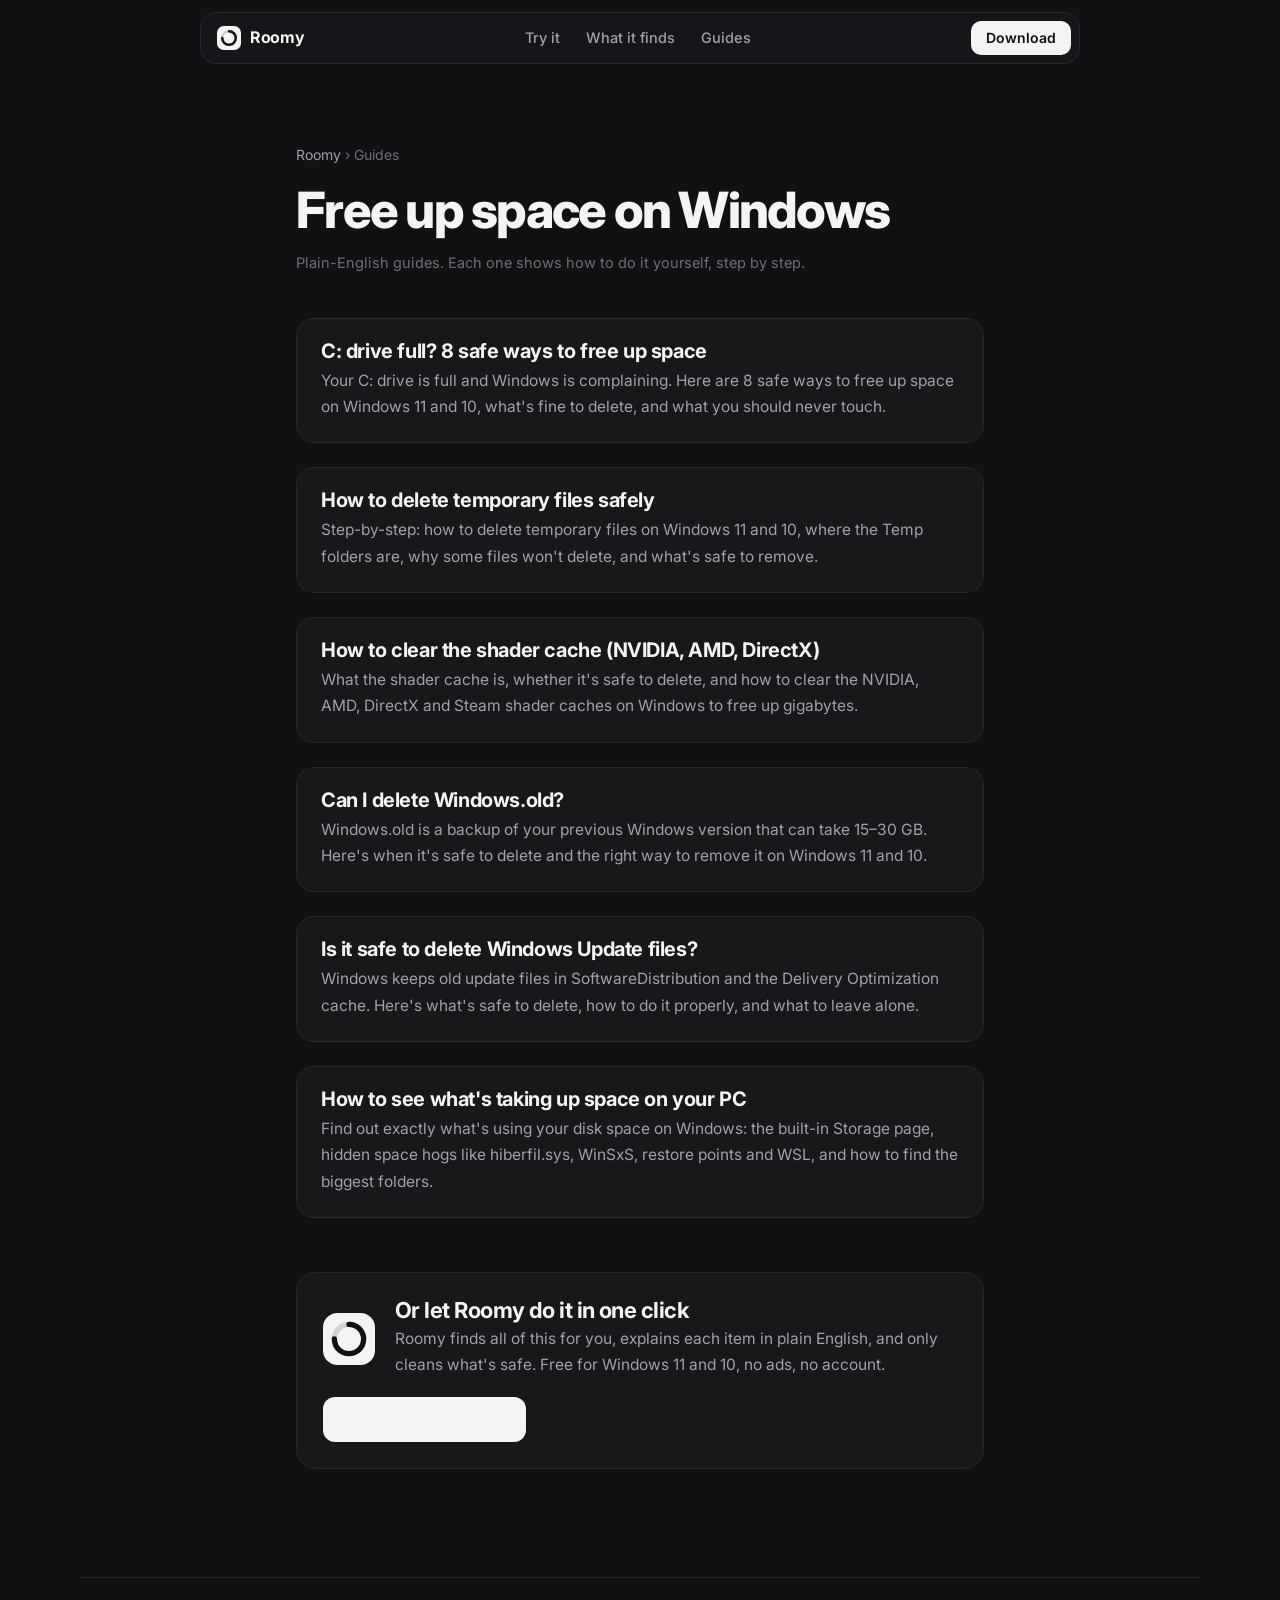
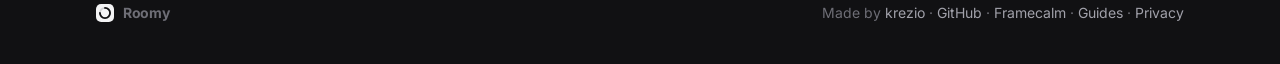
<file: _incoming/roomy-main/site/guides/index.html>
<!doctype html>
<html lang="en">
<head>
  <meta charset="utf-8">
  <meta name="viewport" content="width=device-width, initial-scale=1">
  <title>Free up space on Windows: guides | Roomy</title>
  <meta name="description" content="Plain-English guides to freeing up disk space on Windows 11 and 10: C: drive full, temp files, shader cache, Windows.old, Windows Update files and more.">
  <link rel="canonical" href="https://roomy.krezio.xyz/guides/">
  <meta name="robots" content="index, follow, max-image-preview:large">
  <meta name="theme-color" content="#111113">
  <link rel="icon" href="../favicon.ico" sizes="any">
  <link rel="icon" href="../assets/logo.svg" type="image/svg+xml">
  <link rel="apple-touch-icon" href="../assets/apple-touch-icon.png">
  <meta property="og:type" content="website">
  <meta property="og:site_name" content="Roomy">
  <meta property="og:title" content="Free up space on Windows: guides | Roomy">
  <meta property="og:description" content="Plain-English guides to freeing up disk space on Windows 11 and 10: C: drive full, temp files, shader cache, Windows.old, Windows Update files and more.">
  <meta property="og:url" content="https://roomy.krezio.xyz/guides/">
  <meta property="og:image" content="https://roomy.krezio.xyz/assets/og.png">
  <meta name="twitter:card" content="summary_large_image">
  <link rel="preconnect" href="https://fonts.googleapis.com">
  <link rel="preconnect" href="https://fonts.gstatic.com" crossorigin>
  <link href="https://fonts.googleapis.com/css2?family=Inter:wght@400;500;600;700;800&display=swap" rel="stylesheet">
  <link rel="stylesheet" href="../styles.css">
  <script type="application/ld+json">{"@context":"https://schema.org","@type":"CollectionPage","name":"Roomy guides","url":"https://roomy.krezio.xyz/guides/","hasPart":[{"@type":"Article","headline":"C: drive full on Windows 11 or 10? 8 safe ways to free up space","url":"https://roomy.krezio.xyz/guides/c-drive-full/"},{"@type":"Article","headline":"How to delete temporary files on Windows (and what's safe to remove)","url":"https://roomy.krezio.xyz/guides/delete-temp-files/"},{"@type":"Article","headline":"How to clear the NVIDIA, AMD and DirectX shader cache (and is it safe?)","url":"https://roomy.krezio.xyz/guides/clear-shader-cache/"},{"@type":"Article","headline":"Can I delete the Windows.old folder? How to remove it safely","url":"https://roomy.krezio.xyz/guides/delete-windows-old/"},{"@type":"Article","headline":"Is it safe to delete Windows Update files? (SoftwareDistribution explained)","url":"https://roomy.krezio.xyz/guides/windows-update-files/"},{"@type":"Article","headline":"How to see what's taking up space on your PC (Windows 11 and 10)","url":"https://roomy.krezio.xyz/guides/whats-taking-up-space/"}]}</script>
</head>
<body>
  <header class="nav-wrap">
    <nav class="nav" aria-label="Main">
      <a class="brand" href="../"><img src="../assets/logo.svg" alt="" width="24" height="24"><span>Roomy</span></a>
      <div class="nav-links">
        <a href="../#try">Try it</a>
        <a href="../#finds">What it finds</a>
        <a href="../guides/">Guides</a>
      </div>
      <a class="btn btn-light btn-sm" href="../#download">Download</a>
    </nav>
  </header>

  <main class="doc">
    <nav class="crumbs" aria-label="Breadcrumb"><a href="../">Roomy</a> › Guides</nav>
    <h1>Free up space on Windows</h1>
    <p class="meta">Plain-English guides. Each one shows how to do it yourself, step by step.</p>
    <ul class="guide-list">
      <li><a href="c-drive-full/"><h2>C: drive full? 8 safe ways to free up space</h2><p>Your C: drive is full and Windows is complaining. Here are 8 safe ways to free up space on Windows 11 and 10, what's fine to delete, and what you should never touch.</p></a></li>
      <li><a href="delete-temp-files/"><h2>How to delete temporary files safely</h2><p>Step-by-step: how to delete temporary files on Windows 11 and 10, where the Temp folders are, why some files won't delete, and what's safe to remove.</p></a></li>
      <li><a href="clear-shader-cache/"><h2>How to clear the shader cache (NVIDIA, AMD, DirectX)</h2><p>What the shader cache is, whether it's safe to delete, and how to clear the NVIDIA, AMD, DirectX and Steam shader caches on Windows to free up gigabytes.</p></a></li>
      <li><a href="delete-windows-old/"><h2>Can I delete Windows.old?</h2><p>Windows.old is a backup of your previous Windows version that can take 15–30 GB. Here's when it's safe to delete and the right way to remove it on Windows 11 and 10.</p></a></li>
      <li><a href="windows-update-files/"><h2>Is it safe to delete Windows Update files?</h2><p>Windows keeps old update files in SoftwareDistribution and the Delivery Optimization cache. Here's what's safe to delete, how to do it properly, and what to leave alone.</p></a></li>
      <li><a href="whats-taking-up-space/"><h2>How to see what's taking up space on your PC</h2><p>Find out exactly what's using your disk space on Windows: the built-in Storage page, hidden space hogs like hiberfil.sys, WinSxS, restore points and WSL, and how to find the biggest folders.</p></a></li>
    </ul>

    <aside class="cta-box">
      <img src="../assets/logo.svg" alt="" width="52" height="52">
      <div>
        <h2>Or let Roomy do it in one click</h2>
        <p>Roomy finds all of this for you, explains each item in plain English, and only cleans what's safe. Free for Windows 11 and 10, no ads, no account.</p>
      </div>
      <a class="btn btn-light" href="https://github.com/krezio/roomy/releases/latest/download/Roomy-Setup.exe">Download Roomy free</a>
    </aside>
  </main>

  <footer class="footer">
    <span class="brand"><img src="../assets/logo.svg" alt="" width="18" height="18"><span>Roomy</span></span>
    <span>Made by <a href="https://krezio.xyz">krezio</a> · <a href="https://github.com/krezio/roomy" target="_blank" rel="noopener">GitHub</a> · <a href="https://framecalm.krezio.xyz">Framecalm</a> · <a href="../guides/">Guides</a> · <a href="../privacy.html">Privacy</a></span>
  </footer>
  <script defer src="https://static.cloudflareinsights.com/beacon.min.js" data-cf-beacon='{"token": "595ddd43099c44e98b23cda95087c4b7"}'></script>
</body>
</html>
</file>
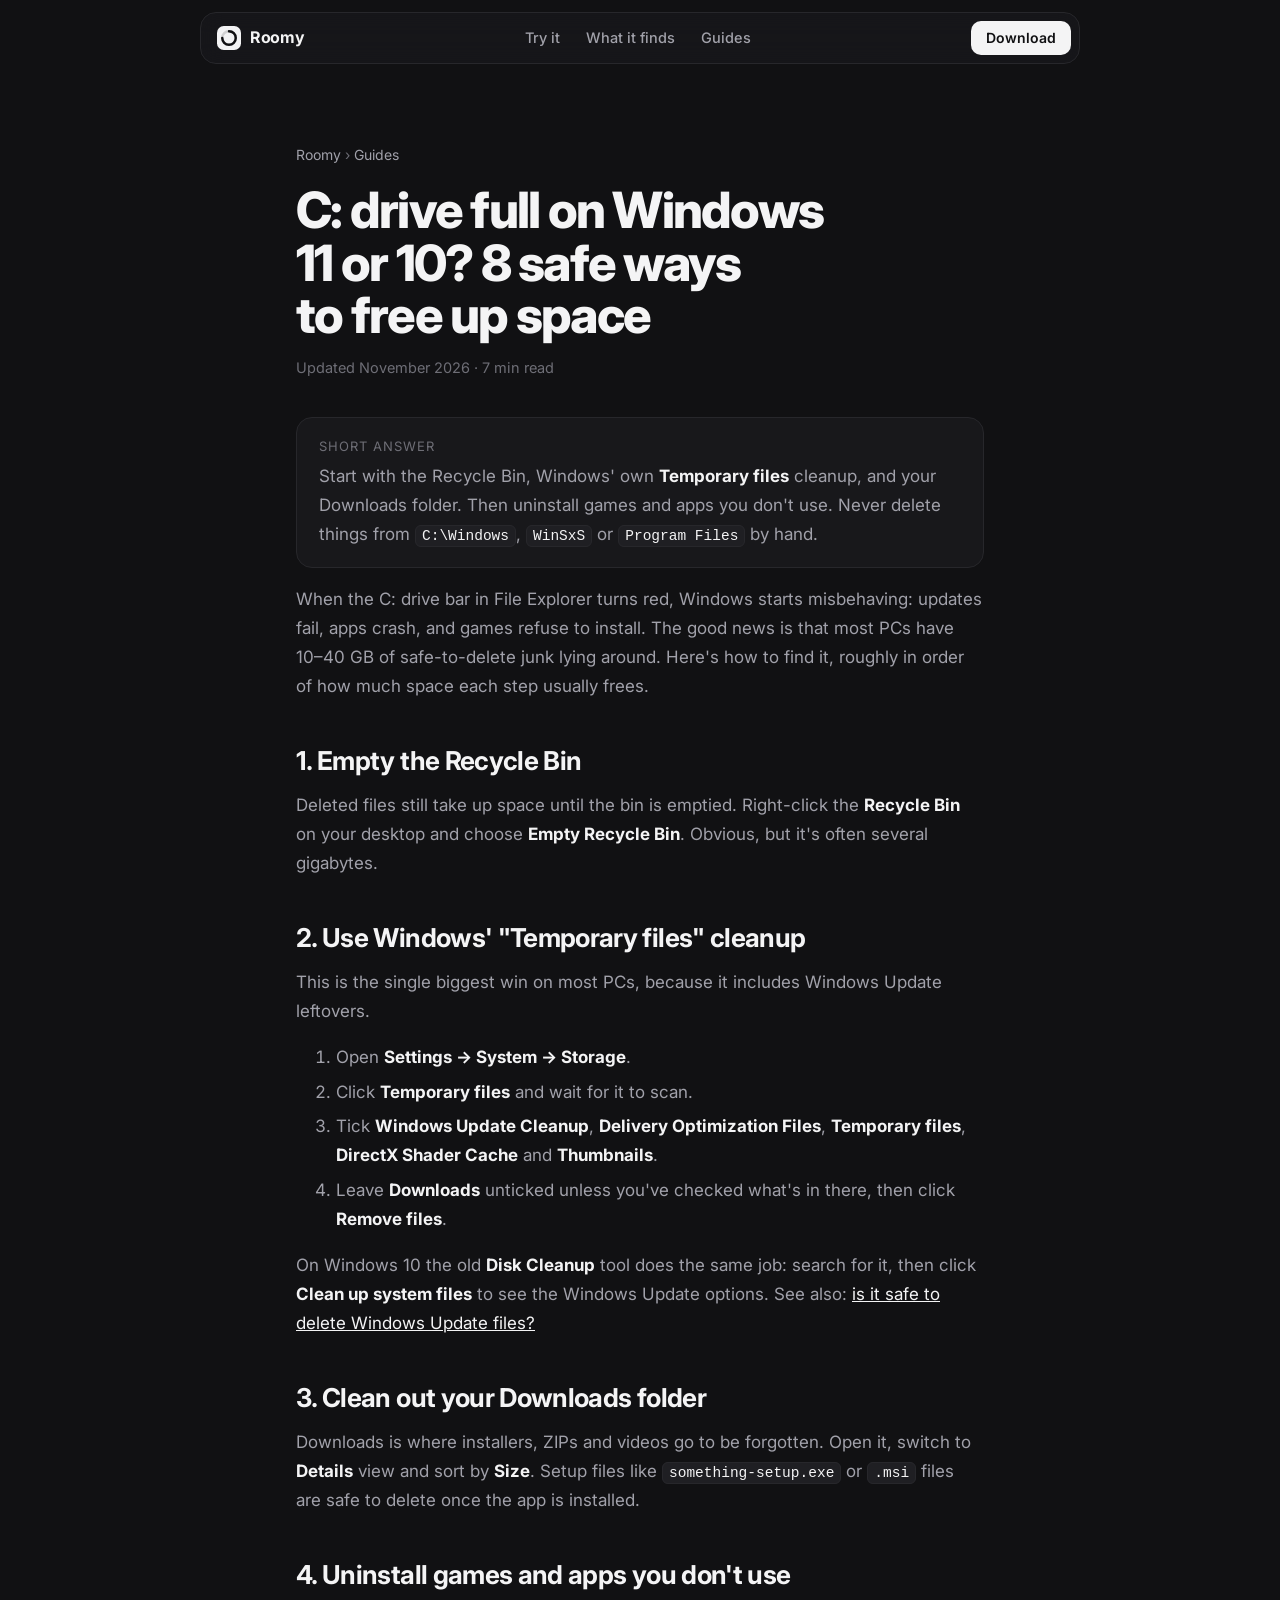
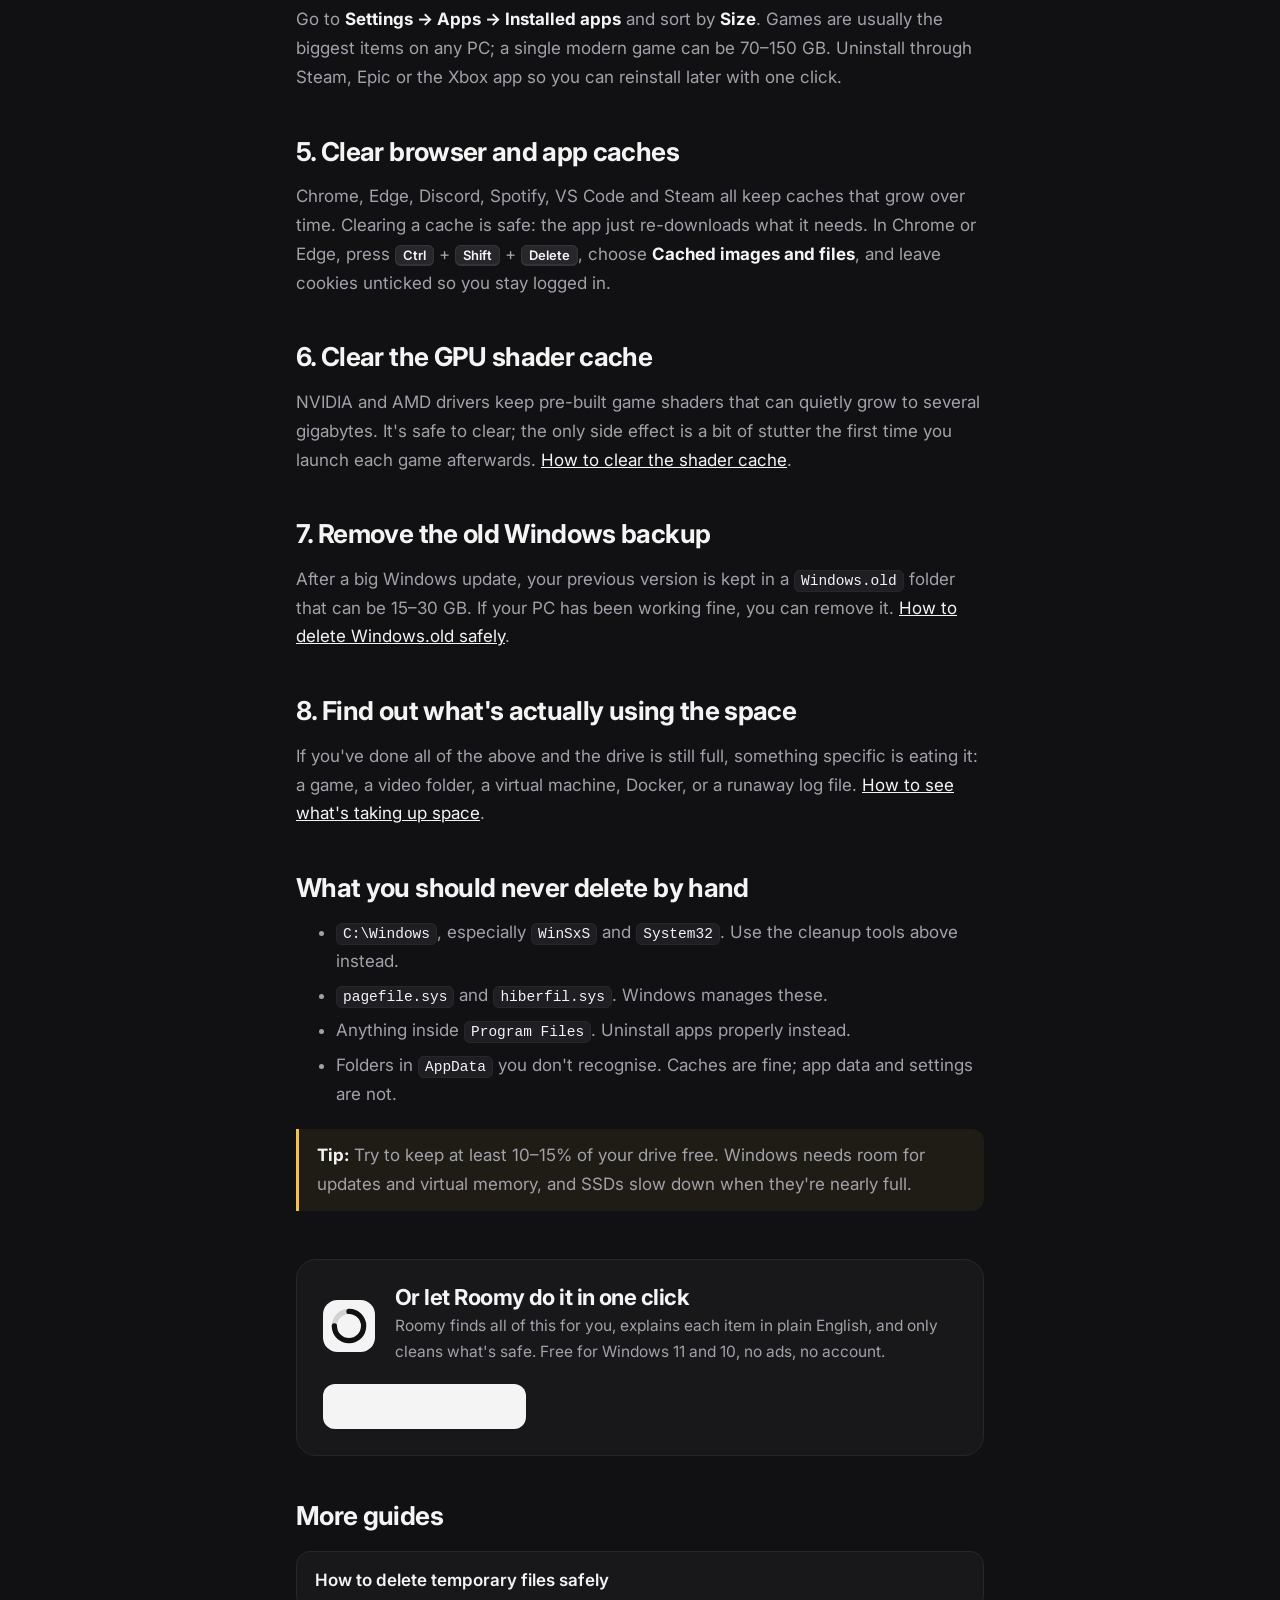
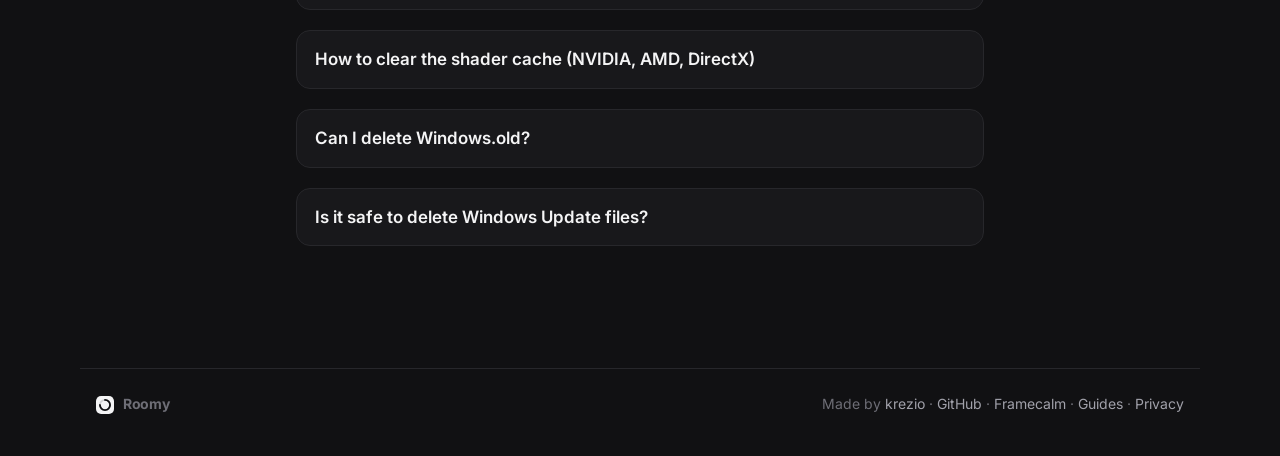
<file: _incoming/roomy-main/site/guides/c-drive-full/index.html>
<!doctype html>
<html lang="en">
<head>
  <meta charset="utf-8">
  <meta name="viewport" content="width=device-width, initial-scale=1">
  <title>C: drive full on Windows 11 or 10? 8 safe ways to free up space</title>
  <meta name="description" content="Your C: drive is full and Windows is complaining. Here are 8 safe ways to free up space on Windows 11 and 10, what's fine to delete, and what you should never touch.">
  <link rel="canonical" href="https://roomy.krezio.xyz/guides/c-drive-full/">
  <meta name="robots" content="index, follow, max-image-preview:large">
  <meta name="theme-color" content="#111113">
  <link rel="icon" href="../../favicon.ico" sizes="any">
  <link rel="icon" href="../../assets/logo.svg" type="image/svg+xml">
  <link rel="apple-touch-icon" href="../../assets/apple-touch-icon.png">
  <meta property="og:type" content="article">
  <meta property="og:site_name" content="Roomy">
  <meta property="og:title" content="C: drive full on Windows 11 or 10? 8 safe ways to free up space">
  <meta property="og:description" content="Your C: drive is full and Windows is complaining. Here are 8 safe ways to free up space on Windows 11 and 10, what's fine to delete, and what you should never touch.">
  <meta property="og:url" content="https://roomy.krezio.xyz/guides/c-drive-full/">
  <meta property="og:image" content="https://roomy.krezio.xyz/assets/og.png">
  <meta name="twitter:card" content="summary_large_image">
  <link rel="preconnect" href="https://fonts.googleapis.com">
  <link rel="preconnect" href="https://fonts.gstatic.com" crossorigin>
  <link href="https://fonts.googleapis.com/css2?family=Inter:wght@400;500;600;700;800&display=swap" rel="stylesheet">
  <link rel="stylesheet" href="../../styles.css">
  <script type="application/ld+json">{"@context":"https://schema.org","@graph":[{"@type":"Article","headline":"C: drive full on Windows 11 or 10? 8 safe ways to free up space","description":"Your C: drive is full and Windows is complaining. Here are 8 safe ways to free up space on Windows 11 and 10, what's fine to delete, and what you should never touch.","url":"https://roomy.krezio.xyz/guides/c-drive-full/","mainEntityOfPage":"https://roomy.krezio.xyz/guides/c-drive-full/","datePublished":"2026-11-12","dateModified":"2026-11-12","image":"https://roomy.krezio.xyz/assets/og.png","author":{"@type":"Organization","name":"krezio","url":"https://krezio.xyz"},"publisher":{"@type":"Organization","name":"krezio","logo":{"@type":"ImageObject","url":"https://roomy.krezio.xyz/assets/icon-512.png"}}},{"@type":"BreadcrumbList","itemListElement":[{"@type":"ListItem","position":1,"name":"Roomy","item":"https://roomy.krezio.xyz/"},{"@type":"ListItem","position":2,"name":"Guides","item":"https://roomy.krezio.xyz/guides/"},{"@type":"ListItem","position":3,"name":"C: drive full? 8 safe ways to free up space","item":"https://roomy.krezio.xyz/guides/c-drive-full/"}]}]}</script>
</head>
<body>
  <header class="nav-wrap">
    <nav class="nav" aria-label="Main">
      <a class="brand" href="../../"><img src="../../assets/logo.svg" alt="" width="24" height="24"><span>Roomy</span></a>
      <div class="nav-links">
        <a href="../../#try">Try it</a>
        <a href="../../#finds">What it finds</a>
        <a href="../../guides/">Guides</a>
      </div>
      <a class="btn btn-light btn-sm" href="../../#download">Download</a>
    </nav>
  </header>

  <main class="doc">
    <nav class="crumbs" aria-label="Breadcrumb"><a href="../../">Roomy</a> › <a href="../">Guides</a></nav>
    <article>
      <h1>C: drive full on Windows 11 or 10? 8 safe ways to free up space</h1>
      <p class="meta">Updated November 2026 · 7 min read</p>
      <div class="tldr"><span class="label">Short answer</span><p>Start with the Recycle Bin, Windows' own <b>Temporary files</b> cleanup, and your Downloads folder. Then uninstall games and apps you don't use. Never delete things from <code>C:\Windows</code>, <code>WinSxS</code> or <code>Program Files</code> by hand.</p></div>

<p>When the C: drive bar in File Explorer turns red, Windows starts misbehaving: updates fail, apps crash, and games refuse to install. The good news is that most PCs have 10–40 GB of safe-to-delete junk lying around. Here's how to find it, roughly in order of how much space each step usually frees.</p>

<h2>1. Empty the Recycle Bin</h2>
<p>Deleted files still take up space until the bin is emptied. Right-click the <b>Recycle Bin</b> on your desktop and choose <b>Empty Recycle Bin</b>. Obvious, but it's often several gigabytes.</p>

<h2>2. Use Windows' "Temporary files" cleanup</h2>
<p>This is the single biggest win on most PCs, because it includes Windows Update leftovers.</p>
<ol>
  <li>Open <b>Settings → System → Storage</b>.</li>
  <li>Click <b>Temporary files</b> and wait for it to scan.</li>
  <li>Tick <b>Windows Update Cleanup</b>, <b>Delivery Optimization Files</b>, <b>Temporary files</b>, <b>DirectX Shader Cache</b> and <b>Thumbnails</b>.</li>
  <li>Leave <b>Downloads</b> unticked unless you've checked what's in there, then click <b>Remove files</b>.</li>
</ol>
<p>On Windows 10 the old <b>Disk Cleanup</b> tool does the same job: search for it, then click <b>Clean up system files</b> to see the Windows Update options. See also: <a href="../windows-update-files/">is it safe to delete Windows Update files?</a></p>

<h2>3. Clean out your Downloads folder</h2>
<p>Downloads is where installers, ZIPs and videos go to be forgotten. Open it, switch to <b>Details</b> view and sort by <b>Size</b>. Setup files like <code>something-setup.exe</code> or <code>.msi</code> files are safe to delete once the app is installed.</p>

<h2>4. Uninstall games and apps you don't use</h2>
<p>Go to <b>Settings → Apps → Installed apps</b> and sort by <b>Size</b>. Games are usually the biggest items on any PC; a single modern game can be 70–150 GB. Uninstall through Steam, Epic or the Xbox app so you can reinstall later with one click.</p>

<h2>5. Clear browser and app caches</h2>
<p>Chrome, Edge, Discord, Spotify, VS Code and Steam all keep caches that grow over time. Clearing a cache is safe: the app just re-downloads what it needs. In Chrome or Edge, press <kbd>Ctrl</kbd> + <kbd>Shift</kbd> + <kbd>Delete</kbd>, choose <b>Cached images and files</b>, and leave cookies unticked so you stay logged in.</p>

<h2>6. Clear the GPU shader cache</h2>
<p>NVIDIA and AMD drivers keep pre-built game shaders that can quietly grow to several gigabytes. It's safe to clear; the only side effect is a bit of stutter the first time you launch each game afterwards. <a href="../clear-shader-cache/">How to clear the shader cache</a>.</p>

<h2>7. Remove the old Windows backup</h2>
<p>After a big Windows update, your previous version is kept in a <code>Windows.old</code> folder that can be 15–30 GB. If your PC has been working fine, you can remove it. <a href="../delete-windows-old/">How to delete Windows.old safely</a>.</p>

<h2>8. Find out what's actually using the space</h2>
<p>If you've done all of the above and the drive is still full, something specific is eating it: a game, a video folder, a virtual machine, Docker, or a runaway log file. <a href="../whats-taking-up-space/">How to see what's taking up space</a>.</p>

<h2>What you should never delete by hand</h2>
<ul>
  <li><code>C:\Windows</code>, especially <code>WinSxS</code> and <code>System32</code>. Use the cleanup tools above instead.</li>
  <li><code>pagefile.sys</code> and <code>hiberfil.sys</code>. Windows manages these.</li>
  <li>Anything inside <code>Program Files</code>. Uninstall apps properly instead.</li>
  <li>Folders in <code>AppData</code> you don't recognise. Caches are fine; app data and settings are not.</li>
</ul>
<div class="callout"><p><b>Tip:</b> Try to keep at least 10–15% of your drive free. Windows needs room for updates and virtual memory, and SSDs slow down when they're nearly full.</p></div>

    </article>

    <aside class="cta-box">
      <img src="../../assets/logo.svg" alt="" width="52" height="52">
      <div>
        <h2>Or let Roomy do it in one click</h2>
        <p>Roomy finds all of this for you, explains each item in plain English, and only cleans what's safe. Free for Windows 11 and 10, no ads, no account.</p>
      </div>
      <a class="btn btn-light" href="https://github.com/krezio/roomy/releases/latest/download/Roomy-Setup.exe">Download Roomy free</a>
    </aside>
    <h2>More guides</h2>
    <ul class="related">
      <li><a href="../delete-temp-files/">How to delete temporary files safely</a></li>
      <li><a href="../clear-shader-cache/">How to clear the shader cache (NVIDIA, AMD, DirectX)</a></li>
      <li><a href="../delete-windows-old/">Can I delete Windows.old?</a></li>
      <li><a href="../windows-update-files/">Is it safe to delete Windows Update files?</a></li>
    </ul>
  </main>

  <footer class="footer">
    <span class="brand"><img src="../../assets/logo.svg" alt="" width="18" height="18"><span>Roomy</span></span>
    <span>Made by <a href="https://krezio.xyz">krezio</a> · <a href="https://github.com/krezio/roomy" target="_blank" rel="noopener">GitHub</a> · <a href="https://framecalm.krezio.xyz">Framecalm</a> · <a href="../../guides/">Guides</a> · <a href="../../privacy.html">Privacy</a></span>
  </footer>
  <script defer src="https://static.cloudflareinsights.com/beacon.min.js" data-cf-beacon='{"token": "595ddd43099c44e98b23cda95087c4b7"}'></script>
</body>
</html>
</file>
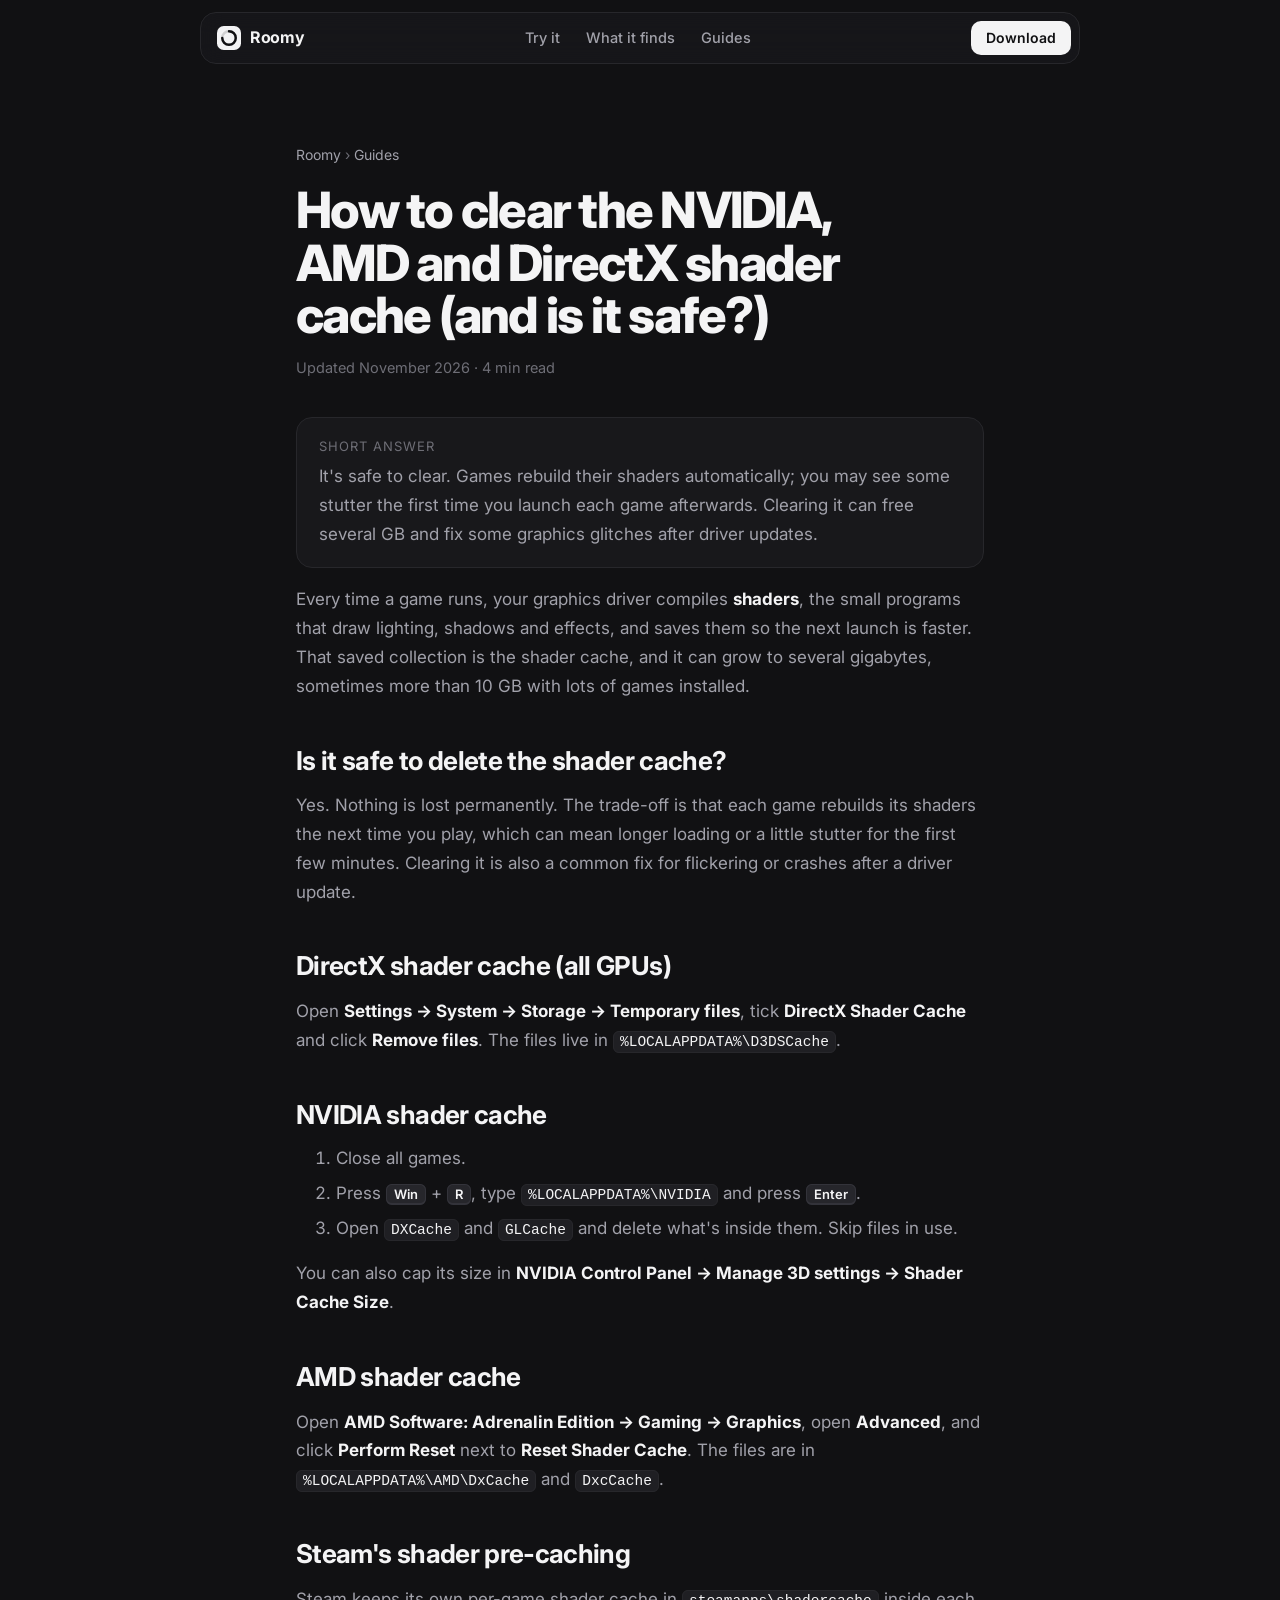
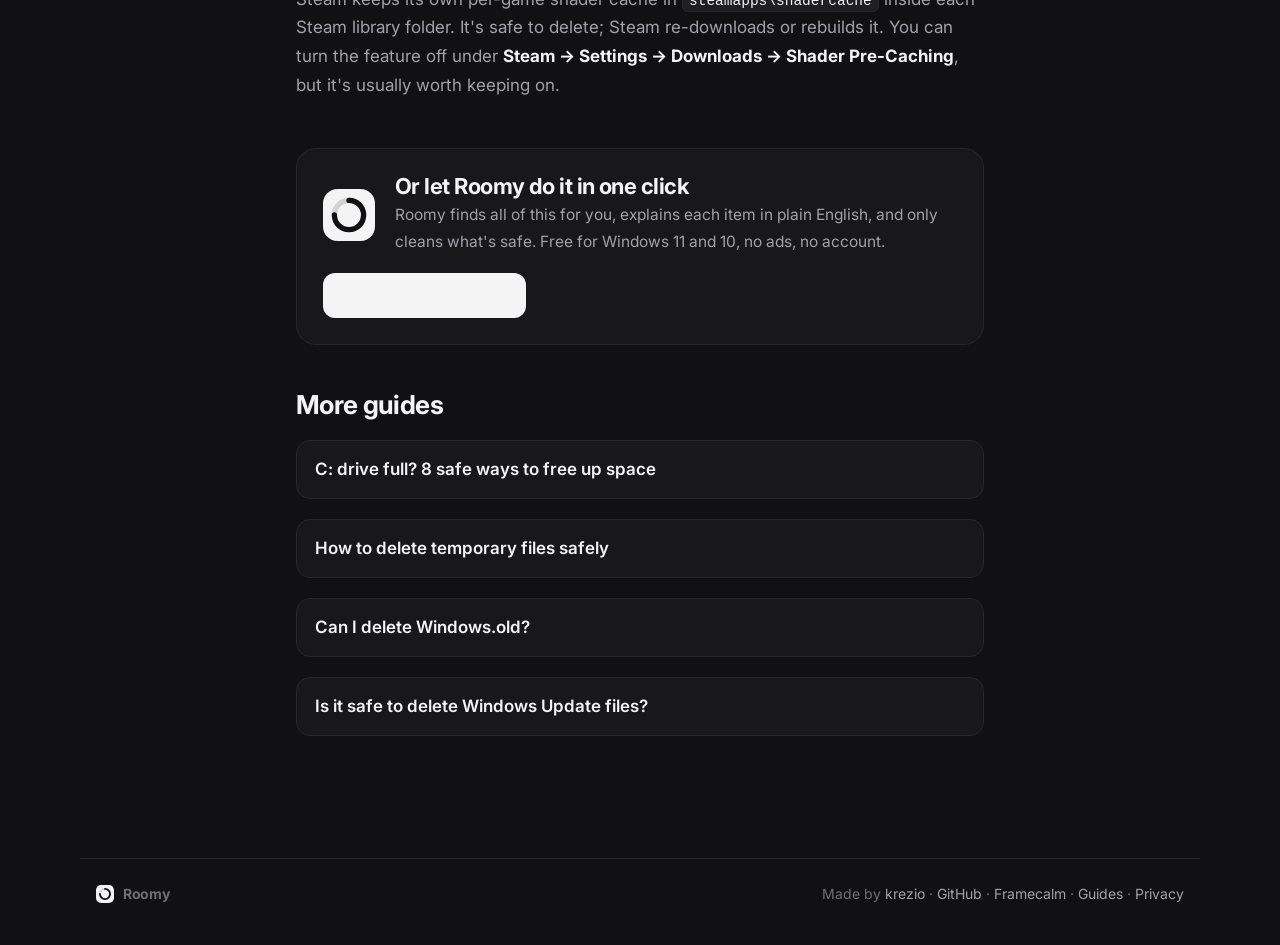
<file: _incoming/roomy-main/site/guides/clear-shader-cache/index.html>
<!doctype html>
<html lang="en">
<head>
  <meta charset="utf-8">
  <meta name="viewport" content="width=device-width, initial-scale=1">
  <title>How to clear the NVIDIA, AMD and DirectX shader cache (and is it safe?)</title>
  <meta name="description" content="What the shader cache is, whether it's safe to delete, and how to clear the NVIDIA, AMD, DirectX and Steam shader caches on Windows to free up gigabytes.">
  <link rel="canonical" href="https://roomy.krezio.xyz/guides/clear-shader-cache/">
  <meta name="robots" content="index, follow, max-image-preview:large">
  <meta name="theme-color" content="#111113">
  <link rel="icon" href="../../favicon.ico" sizes="any">
  <link rel="icon" href="../../assets/logo.svg" type="image/svg+xml">
  <link rel="apple-touch-icon" href="../../assets/apple-touch-icon.png">
  <meta property="og:type" content="article">
  <meta property="og:site_name" content="Roomy">
  <meta property="og:title" content="How to clear the NVIDIA, AMD and DirectX shader cache (and is it safe?)">
  <meta property="og:description" content="What the shader cache is, whether it's safe to delete, and how to clear the NVIDIA, AMD, DirectX and Steam shader caches on Windows to free up gigabytes.">
  <meta property="og:url" content="https://roomy.krezio.xyz/guides/clear-shader-cache/">
  <meta property="og:image" content="https://roomy.krezio.xyz/assets/og.png">
  <meta name="twitter:card" content="summary_large_image">
  <link rel="preconnect" href="https://fonts.googleapis.com">
  <link rel="preconnect" href="https://fonts.gstatic.com" crossorigin>
  <link href="https://fonts.googleapis.com/css2?family=Inter:wght@400;500;600;700;800&display=swap" rel="stylesheet">
  <link rel="stylesheet" href="../../styles.css">
  <script type="application/ld+json">{"@context":"https://schema.org","@graph":[{"@type":"Article","headline":"How to clear the NVIDIA, AMD and DirectX shader cache (and is it safe?)","description":"What the shader cache is, whether it's safe to delete, and how to clear the NVIDIA, AMD, DirectX and Steam shader caches on Windows to free up gigabytes.","url":"https://roomy.krezio.xyz/guides/clear-shader-cache/","mainEntityOfPage":"https://roomy.krezio.xyz/guides/clear-shader-cache/","datePublished":"2026-11-12","dateModified":"2026-11-12","image":"https://roomy.krezio.xyz/assets/og.png","author":{"@type":"Organization","name":"krezio","url":"https://krezio.xyz"},"publisher":{"@type":"Organization","name":"krezio","logo":{"@type":"ImageObject","url":"https://roomy.krezio.xyz/assets/icon-512.png"}}},{"@type":"BreadcrumbList","itemListElement":[{"@type":"ListItem","position":1,"name":"Roomy","item":"https://roomy.krezio.xyz/"},{"@type":"ListItem","position":2,"name":"Guides","item":"https://roomy.krezio.xyz/guides/"},{"@type":"ListItem","position":3,"name":"How to clear the shader cache (NVIDIA, AMD, DirectX)","item":"https://roomy.krezio.xyz/guides/clear-shader-cache/"}]}]}</script>
</head>
<body>
  <header class="nav-wrap">
    <nav class="nav" aria-label="Main">
      <a class="brand" href="../../"><img src="../../assets/logo.svg" alt="" width="24" height="24"><span>Roomy</span></a>
      <div class="nav-links">
        <a href="../../#try">Try it</a>
        <a href="../../#finds">What it finds</a>
        <a href="../../guides/">Guides</a>
      </div>
      <a class="btn btn-light btn-sm" href="../../#download">Download</a>
    </nav>
  </header>

  <main class="doc">
    <nav class="crumbs" aria-label="Breadcrumb"><a href="../../">Roomy</a> › <a href="../">Guides</a></nav>
    <article>
      <h1>How to clear the NVIDIA, AMD and DirectX shader cache (and is it safe?)</h1>
      <p class="meta">Updated November 2026 · 4 min read</p>
      <div class="tldr"><span class="label">Short answer</span><p>It's safe to clear. Games rebuild their shaders automatically; you may see some stutter the first time you launch each game afterwards. Clearing it can free several GB and fix some graphics glitches after driver updates.</p></div>

<p>Every time a game runs, your graphics driver compiles <b>shaders</b>, the small programs that draw lighting, shadows and effects, and saves them so the next launch is faster. That saved collection is the shader cache, and it can grow to several gigabytes, sometimes more than 10 GB with lots of games installed.</p>

<h2>Is it safe to delete the shader cache?</h2>
<p>Yes. Nothing is lost permanently. The trade-off is that each game rebuilds its shaders the next time you play, which can mean longer loading or a little stutter for the first few minutes. Clearing it is also a common fix for flickering or crashes after a driver update.</p>

<h2>DirectX shader cache (all GPUs)</h2>
<p>Open <b>Settings → System → Storage → Temporary files</b>, tick <b>DirectX Shader Cache</b> and click <b>Remove files</b>. The files live in <code>%LOCALAPPDATA%\D3DSCache</code>.</p>

<h2>NVIDIA shader cache</h2>
<ol>
  <li>Close all games.</li>
  <li>Press <kbd>Win</kbd> + <kbd>R</kbd>, type <code>%LOCALAPPDATA%\NVIDIA</code> and press <kbd>Enter</kbd>.</li>
  <li>Open <code>DXCache</code> and <code>GLCache</code> and delete what's inside them. Skip files in use.</li>
</ol>
<p>You can also cap its size in <b>NVIDIA Control Panel → Manage 3D settings → Shader Cache Size</b>.</p>

<h2>AMD shader cache</h2>
<p>Open <b>AMD Software: Adrenalin Edition → Gaming → Graphics</b>, open <b>Advanced</b>, and click <b>Perform Reset</b> next to <b>Reset Shader Cache</b>. The files are in <code>%LOCALAPPDATA%\AMD\DxCache</code> and <code>DxcCache</code>.</p>

<h2>Steam's shader pre-caching</h2>
<p>Steam keeps its own per-game shader cache in <code>steamapps\shadercache</code> inside each Steam library folder. It's safe to delete; Steam re-downloads or rebuilds it. You can turn the feature off under <b>Steam → Settings → Downloads → Shader Pre-Caching</b>, but it's usually worth keeping on.</p>

    </article>

    <aside class="cta-box">
      <img src="../../assets/logo.svg" alt="" width="52" height="52">
      <div>
        <h2>Or let Roomy do it in one click</h2>
        <p>Roomy finds all of this for you, explains each item in plain English, and only cleans what's safe. Free for Windows 11 and 10, no ads, no account.</p>
      </div>
      <a class="btn btn-light" href="https://github.com/krezio/roomy/releases/latest/download/Roomy-Setup.exe">Download Roomy free</a>
    </aside>
    <h2>More guides</h2>
    <ul class="related">
      <li><a href="../c-drive-full/">C: drive full? 8 safe ways to free up space</a></li>
      <li><a href="../delete-temp-files/">How to delete temporary files safely</a></li>
      <li><a href="../delete-windows-old/">Can I delete Windows.old?</a></li>
      <li><a href="../windows-update-files/">Is it safe to delete Windows Update files?</a></li>
    </ul>
  </main>

  <footer class="footer">
    <span class="brand"><img src="../../assets/logo.svg" alt="" width="18" height="18"><span>Roomy</span></span>
    <span>Made by <a href="https://krezio.xyz">krezio</a> · <a href="https://github.com/krezio/roomy" target="_blank" rel="noopener">GitHub</a> · <a href="https://framecalm.krezio.xyz">Framecalm</a> · <a href="../../guides/">Guides</a> · <a href="../../privacy.html">Privacy</a></span>
  </footer>
  <script defer src="https://static.cloudflareinsights.com/beacon.min.js" data-cf-beacon='{"token": "595ddd43099c44e98b23cda95087c4b7"}'></script>
</body>
</html>
</file>
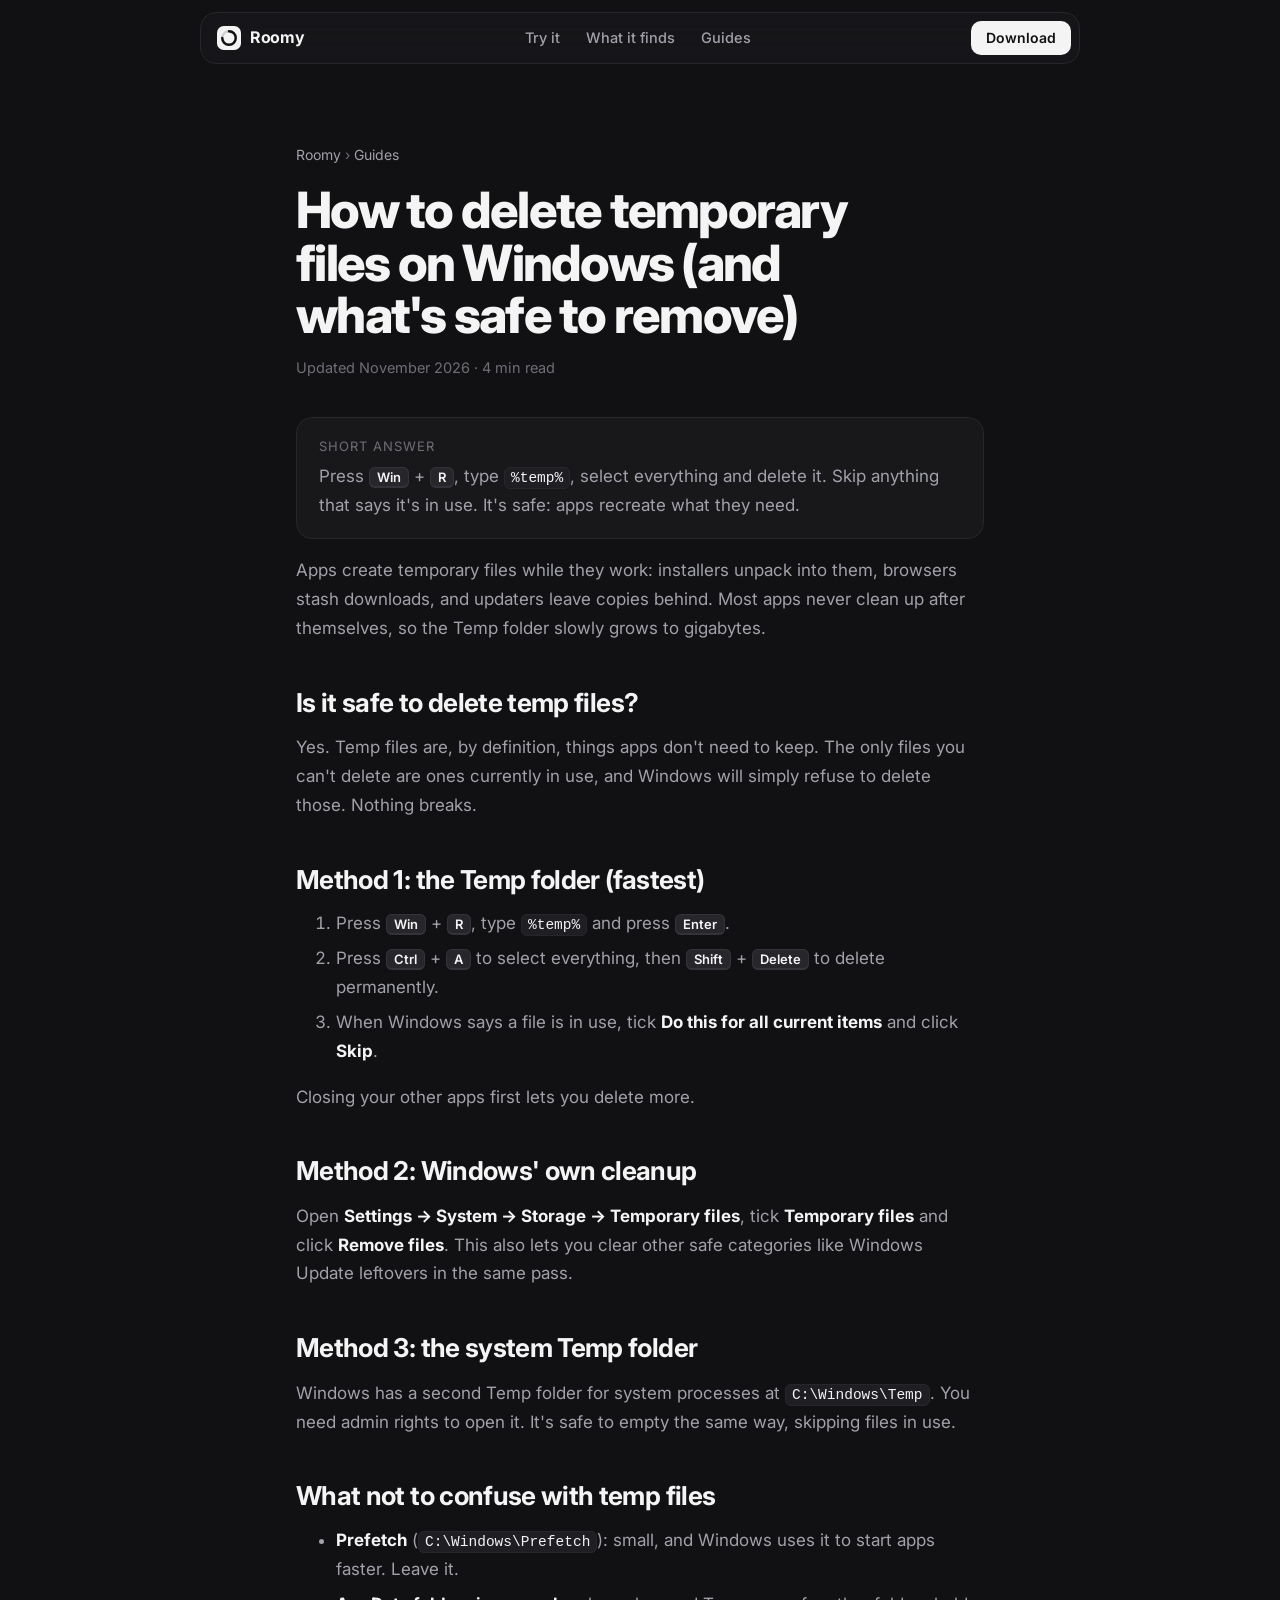
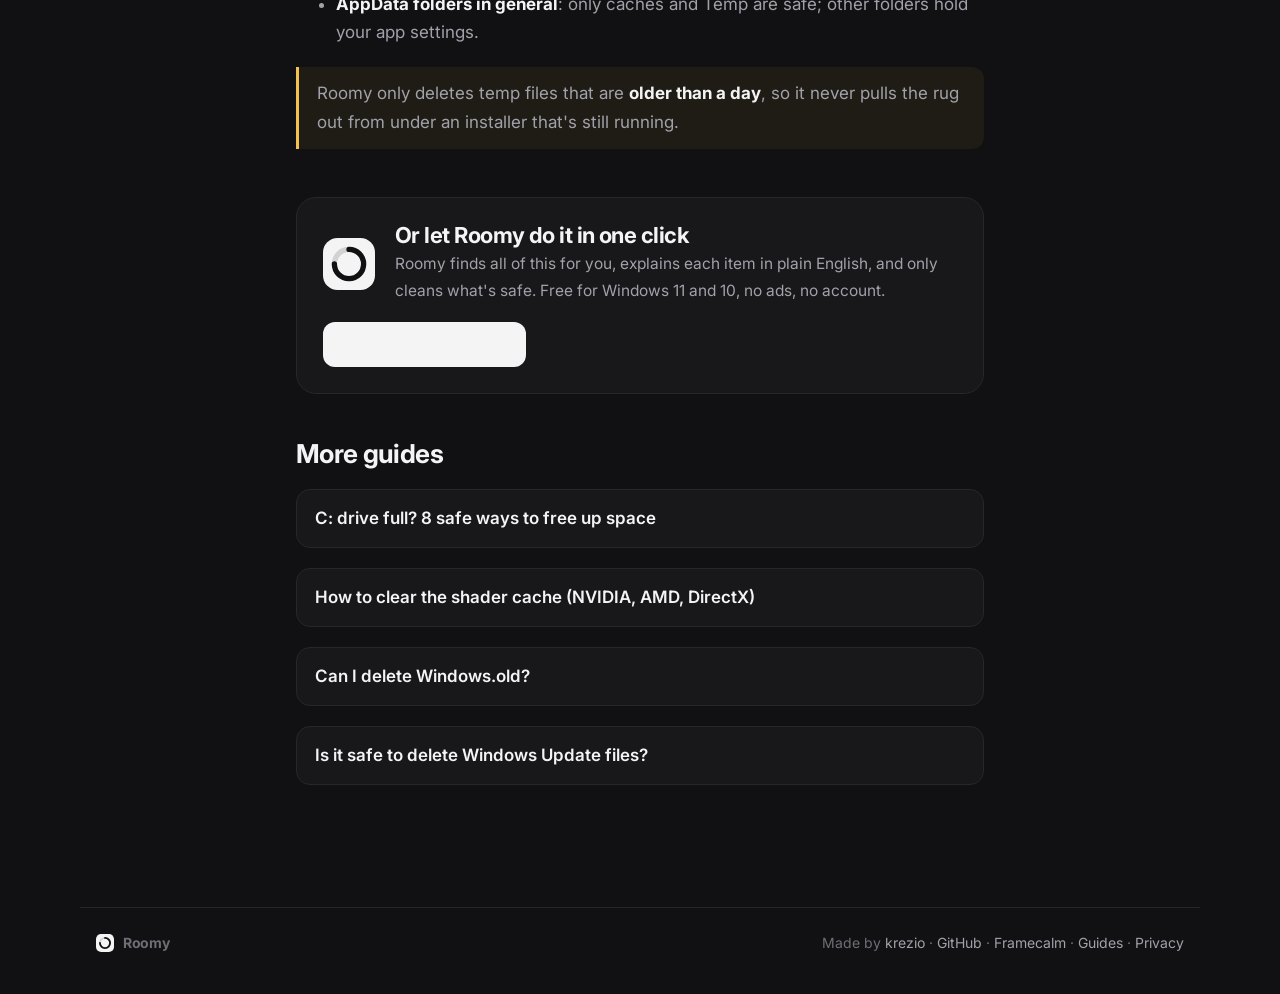
<file: _incoming/roomy-main/site/guides/delete-temp-files/index.html>
<!doctype html>
<html lang="en">
<head>
  <meta charset="utf-8">
  <meta name="viewport" content="width=device-width, initial-scale=1">
  <title>How to delete temporary files on Windows (and what's safe to remove)</title>
  <meta name="description" content="Step-by-step: how to delete temporary files on Windows 11 and 10, where the Temp folders are, why some files won't delete, and what's safe to remove.">
  <link rel="canonical" href="https://roomy.krezio.xyz/guides/delete-temp-files/">
  <meta name="robots" content="index, follow, max-image-preview:large">
  <meta name="theme-color" content="#111113">
  <link rel="icon" href="../../favicon.ico" sizes="any">
  <link rel="icon" href="../../assets/logo.svg" type="image/svg+xml">
  <link rel="apple-touch-icon" href="../../assets/apple-touch-icon.png">
  <meta property="og:type" content="article">
  <meta property="og:site_name" content="Roomy">
  <meta property="og:title" content="How to delete temporary files on Windows (and what's safe to remove)">
  <meta property="og:description" content="Step-by-step: how to delete temporary files on Windows 11 and 10, where the Temp folders are, why some files won't delete, and what's safe to remove.">
  <meta property="og:url" content="https://roomy.krezio.xyz/guides/delete-temp-files/">
  <meta property="og:image" content="https://roomy.krezio.xyz/assets/og.png">
  <meta name="twitter:card" content="summary_large_image">
  <link rel="preconnect" href="https://fonts.googleapis.com">
  <link rel="preconnect" href="https://fonts.gstatic.com" crossorigin>
  <link href="https://fonts.googleapis.com/css2?family=Inter:wght@400;500;600;700;800&display=swap" rel="stylesheet">
  <link rel="stylesheet" href="../../styles.css">
  <script type="application/ld+json">{"@context":"https://schema.org","@graph":[{"@type":"Article","headline":"How to delete temporary files on Windows (and what's safe to remove)","description":"Step-by-step: how to delete temporary files on Windows 11 and 10, where the Temp folders are, why some files won't delete, and what's safe to remove.","url":"https://roomy.krezio.xyz/guides/delete-temp-files/","mainEntityOfPage":"https://roomy.krezio.xyz/guides/delete-temp-files/","datePublished":"2026-11-12","dateModified":"2026-11-12","image":"https://roomy.krezio.xyz/assets/og.png","author":{"@type":"Organization","name":"krezio","url":"https://krezio.xyz"},"publisher":{"@type":"Organization","name":"krezio","logo":{"@type":"ImageObject","url":"https://roomy.krezio.xyz/assets/icon-512.png"}}},{"@type":"BreadcrumbList","itemListElement":[{"@type":"ListItem","position":1,"name":"Roomy","item":"https://roomy.krezio.xyz/"},{"@type":"ListItem","position":2,"name":"Guides","item":"https://roomy.krezio.xyz/guides/"},{"@type":"ListItem","position":3,"name":"How to delete temporary files safely","item":"https://roomy.krezio.xyz/guides/delete-temp-files/"}]}]}</script>
</head>
<body>
  <header class="nav-wrap">
    <nav class="nav" aria-label="Main">
      <a class="brand" href="../../"><img src="../../assets/logo.svg" alt="" width="24" height="24"><span>Roomy</span></a>
      <div class="nav-links">
        <a href="../../#try">Try it</a>
        <a href="../../#finds">What it finds</a>
        <a href="../../guides/">Guides</a>
      </div>
      <a class="btn btn-light btn-sm" href="../../#download">Download</a>
    </nav>
  </header>

  <main class="doc">
    <nav class="crumbs" aria-label="Breadcrumb"><a href="../../">Roomy</a> › <a href="../">Guides</a></nav>
    <article>
      <h1>How to delete temporary files on Windows (and what's safe to remove)</h1>
      <p class="meta">Updated November 2026 · 4 min read</p>
      <div class="tldr"><span class="label">Short answer</span><p>Press <kbd>Win</kbd> + <kbd>R</kbd>, type <code>%temp%</code>, select everything and delete it. Skip anything that says it's in use. It's safe: apps recreate what they need.</p></div>

<p>Apps create temporary files while they work: installers unpack into them, browsers stash downloads, and updaters leave copies behind. Most apps never clean up after themselves, so the Temp folder slowly grows to gigabytes.</p>

<h2>Is it safe to delete temp files?</h2>
<p>Yes. Temp files are, by definition, things apps don't need to keep. The only files you can't delete are ones currently in use, and Windows will simply refuse to delete those. Nothing breaks.</p>

<h2>Method 1: the Temp folder (fastest)</h2>
<ol>
  <li>Press <kbd>Win</kbd> + <kbd>R</kbd>, type <code>%temp%</code> and press <kbd>Enter</kbd>.</li>
  <li>Press <kbd>Ctrl</kbd> + <kbd>A</kbd> to select everything, then <kbd>Shift</kbd> + <kbd>Delete</kbd> to delete permanently.</li>
  <li>When Windows says a file is in use, tick <b>Do this for all current items</b> and click <b>Skip</b>.</li>
</ol>
<p>Closing your other apps first lets you delete more.</p>

<h2>Method 2: Windows' own cleanup</h2>
<p>Open <b>Settings → System → Storage → Temporary files</b>, tick <b>Temporary files</b> and click <b>Remove files</b>. This also lets you clear other safe categories like Windows Update leftovers in the same pass.</p>

<h2>Method 3: the system Temp folder</h2>
<p>Windows has a second Temp folder for system processes at <code>C:\Windows\Temp</code>. You need admin rights to open it. It's safe to empty the same way, skipping files in use.</p>

<h2>What not to confuse with temp files</h2>
<ul>
  <li><b>Prefetch</b> (<code>C:\Windows\Prefetch</code>): small, and Windows uses it to start apps faster. Leave it.</li>
  <li><b>AppData folders in general</b>: only caches and Temp are safe; other folders hold your app settings.</li>
</ul>
<div class="callout"><p>Roomy only deletes temp files that are <b>older than a day</b>, so it never pulls the rug out from under an installer that's still running.</p></div>

    </article>

    <aside class="cta-box">
      <img src="../../assets/logo.svg" alt="" width="52" height="52">
      <div>
        <h2>Or let Roomy do it in one click</h2>
        <p>Roomy finds all of this for you, explains each item in plain English, and only cleans what's safe. Free for Windows 11 and 10, no ads, no account.</p>
      </div>
      <a class="btn btn-light" href="https://github.com/krezio/roomy/releases/latest/download/Roomy-Setup.exe">Download Roomy free</a>
    </aside>
    <h2>More guides</h2>
    <ul class="related">
      <li><a href="../c-drive-full/">C: drive full? 8 safe ways to free up space</a></li>
      <li><a href="../clear-shader-cache/">How to clear the shader cache (NVIDIA, AMD, DirectX)</a></li>
      <li><a href="../delete-windows-old/">Can I delete Windows.old?</a></li>
      <li><a href="../windows-update-files/">Is it safe to delete Windows Update files?</a></li>
    </ul>
  </main>

  <footer class="footer">
    <span class="brand"><img src="../../assets/logo.svg" alt="" width="18" height="18"><span>Roomy</span></span>
    <span>Made by <a href="https://krezio.xyz">krezio</a> · <a href="https://github.com/krezio/roomy" target="_blank" rel="noopener">GitHub</a> · <a href="https://framecalm.krezio.xyz">Framecalm</a> · <a href="../../guides/">Guides</a> · <a href="../../privacy.html">Privacy</a></span>
  </footer>
  <script defer src="https://static.cloudflareinsights.com/beacon.min.js" data-cf-beacon='{"token": "595ddd43099c44e98b23cda95087c4b7"}'></script>
</body>
</html>
</file>
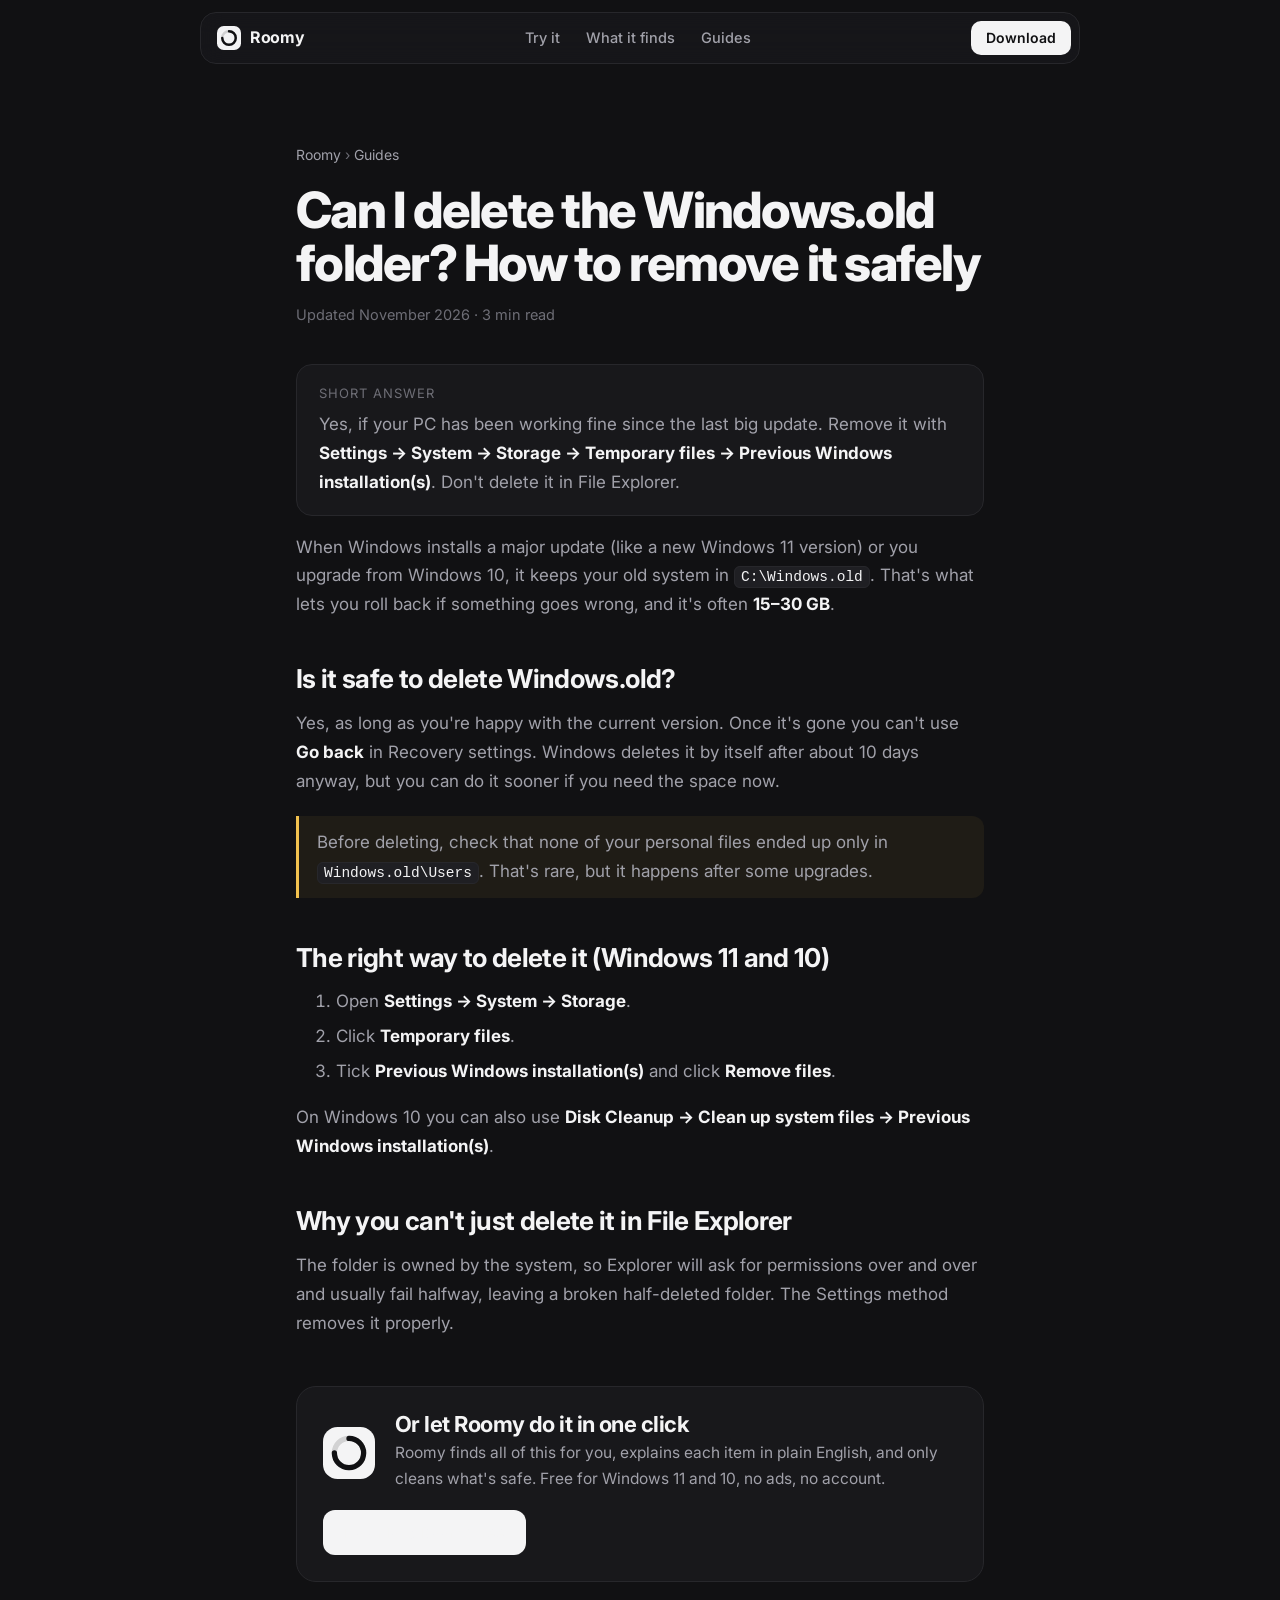
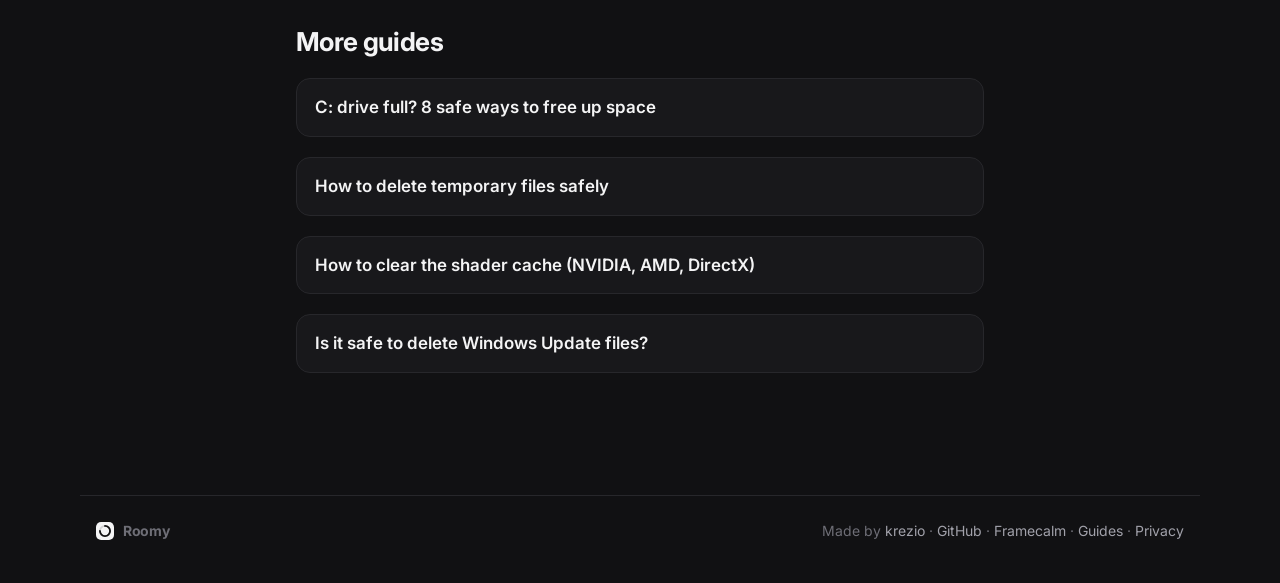
<file: _incoming/roomy-main/site/guides/delete-windows-old/index.html>
<!doctype html>
<html lang="en">
<head>
  <meta charset="utf-8">
  <meta name="viewport" content="width=device-width, initial-scale=1">
  <title>Can I delete the Windows.old folder? How to remove it safely</title>
  <meta name="description" content="Windows.old is a backup of your previous Windows version that can take 15–30 GB. Here's when it's safe to delete and the right way to remove it on Windows 11 and 10.">
  <link rel="canonical" href="https://roomy.krezio.xyz/guides/delete-windows-old/">
  <meta name="robots" content="index, follow, max-image-preview:large">
  <meta name="theme-color" content="#111113">
  <link rel="icon" href="../../favicon.ico" sizes="any">
  <link rel="icon" href="../../assets/logo.svg" type="image/svg+xml">
  <link rel="apple-touch-icon" href="../../assets/apple-touch-icon.png">
  <meta property="og:type" content="article">
  <meta property="og:site_name" content="Roomy">
  <meta property="og:title" content="Can I delete the Windows.old folder? How to remove it safely">
  <meta property="og:description" content="Windows.old is a backup of your previous Windows version that can take 15–30 GB. Here's when it's safe to delete and the right way to remove it on Windows 11 and 10.">
  <meta property="og:url" content="https://roomy.krezio.xyz/guides/delete-windows-old/">
  <meta property="og:image" content="https://roomy.krezio.xyz/assets/og.png">
  <meta name="twitter:card" content="summary_large_image">
  <link rel="preconnect" href="https://fonts.googleapis.com">
  <link rel="preconnect" href="https://fonts.gstatic.com" crossorigin>
  <link href="https://fonts.googleapis.com/css2?family=Inter:wght@400;500;600;700;800&display=swap" rel="stylesheet">
  <link rel="stylesheet" href="../../styles.css">
  <script type="application/ld+json">{"@context":"https://schema.org","@graph":[{"@type":"Article","headline":"Can I delete the Windows.old folder? How to remove it safely","description":"Windows.old is a backup of your previous Windows version that can take 15–30 GB. Here's when it's safe to delete and the right way to remove it on Windows 11 and 10.","url":"https://roomy.krezio.xyz/guides/delete-windows-old/","mainEntityOfPage":"https://roomy.krezio.xyz/guides/delete-windows-old/","datePublished":"2026-11-12","dateModified":"2026-11-12","image":"https://roomy.krezio.xyz/assets/og.png","author":{"@type":"Organization","name":"krezio","url":"https://krezio.xyz"},"publisher":{"@type":"Organization","name":"krezio","logo":{"@type":"ImageObject","url":"https://roomy.krezio.xyz/assets/icon-512.png"}}},{"@type":"BreadcrumbList","itemListElement":[{"@type":"ListItem","position":1,"name":"Roomy","item":"https://roomy.krezio.xyz/"},{"@type":"ListItem","position":2,"name":"Guides","item":"https://roomy.krezio.xyz/guides/"},{"@type":"ListItem","position":3,"name":"Can I delete Windows.old?","item":"https://roomy.krezio.xyz/guides/delete-windows-old/"}]}]}</script>
</head>
<body>
  <header class="nav-wrap">
    <nav class="nav" aria-label="Main">
      <a class="brand" href="../../"><img src="../../assets/logo.svg" alt="" width="24" height="24"><span>Roomy</span></a>
      <div class="nav-links">
        <a href="../../#try">Try it</a>
        <a href="../../#finds">What it finds</a>
        <a href="../../guides/">Guides</a>
      </div>
      <a class="btn btn-light btn-sm" href="../../#download">Download</a>
    </nav>
  </header>

  <main class="doc">
    <nav class="crumbs" aria-label="Breadcrumb"><a href="../../">Roomy</a> › <a href="../">Guides</a></nav>
    <article>
      <h1>Can I delete the Windows.old folder? How to remove it safely</h1>
      <p class="meta">Updated November 2026 · 3 min read</p>
      <div class="tldr"><span class="label">Short answer</span><p>Yes, if your PC has been working fine since the last big update. Remove it with <b>Settings → System → Storage → Temporary files → Previous Windows installation(s)</b>. Don't delete it in File Explorer.</p></div>

<p>When Windows installs a major update (like a new Windows 11 version) or you upgrade from Windows 10, it keeps your old system in <code>C:\Windows.old</code>. That's what lets you roll back if something goes wrong, and it's often <b>15–30 GB</b>.</p>

<h2>Is it safe to delete Windows.old?</h2>
<p>Yes, as long as you're happy with the current version. Once it's gone you can't use <b>Go back</b> in Recovery settings. Windows deletes it by itself after about 10 days anyway, but you can do it sooner if you need the space now.</p>
<div class="callout"><p>Before deleting, check that none of your personal files ended up only in <code>Windows.old\Users</code>. That's rare, but it happens after some upgrades.</p></div>

<h2>The right way to delete it (Windows 11 and 10)</h2>
<ol>
  <li>Open <b>Settings → System → Storage</b>.</li>
  <li>Click <b>Temporary files</b>.</li>
  <li>Tick <b>Previous Windows installation(s)</b> and click <b>Remove files</b>.</li>
</ol>
<p>On Windows 10 you can also use <b>Disk Cleanup → Clean up system files → Previous Windows installation(s)</b>.</p>

<h2>Why you can't just delete it in File Explorer</h2>
<p>The folder is owned by the system, so Explorer will ask for permissions over and over and usually fail halfway, leaving a broken half-deleted folder. The Settings method removes it properly.</p>

    </article>

    <aside class="cta-box">
      <img src="../../assets/logo.svg" alt="" width="52" height="52">
      <div>
        <h2>Or let Roomy do it in one click</h2>
        <p>Roomy finds all of this for you, explains each item in plain English, and only cleans what's safe. Free for Windows 11 and 10, no ads, no account.</p>
      </div>
      <a class="btn btn-light" href="https://github.com/krezio/roomy/releases/latest/download/Roomy-Setup.exe">Download Roomy free</a>
    </aside>
    <h2>More guides</h2>
    <ul class="related">
      <li><a href="../c-drive-full/">C: drive full? 8 safe ways to free up space</a></li>
      <li><a href="../delete-temp-files/">How to delete temporary files safely</a></li>
      <li><a href="../clear-shader-cache/">How to clear the shader cache (NVIDIA, AMD, DirectX)</a></li>
      <li><a href="../windows-update-files/">Is it safe to delete Windows Update files?</a></li>
    </ul>
  </main>

  <footer class="footer">
    <span class="brand"><img src="../../assets/logo.svg" alt="" width="18" height="18"><span>Roomy</span></span>
    <span>Made by <a href="https://krezio.xyz">krezio</a> · <a href="https://github.com/krezio/roomy" target="_blank" rel="noopener">GitHub</a> · <a href="https://framecalm.krezio.xyz">Framecalm</a> · <a href="../../guides/">Guides</a> · <a href="../../privacy.html">Privacy</a></span>
  </footer>
  <script defer src="https://static.cloudflareinsights.com/beacon.min.js" data-cf-beacon='{"token": "595ddd43099c44e98b23cda95087c4b7"}'></script>
</body>
</html>
</file>
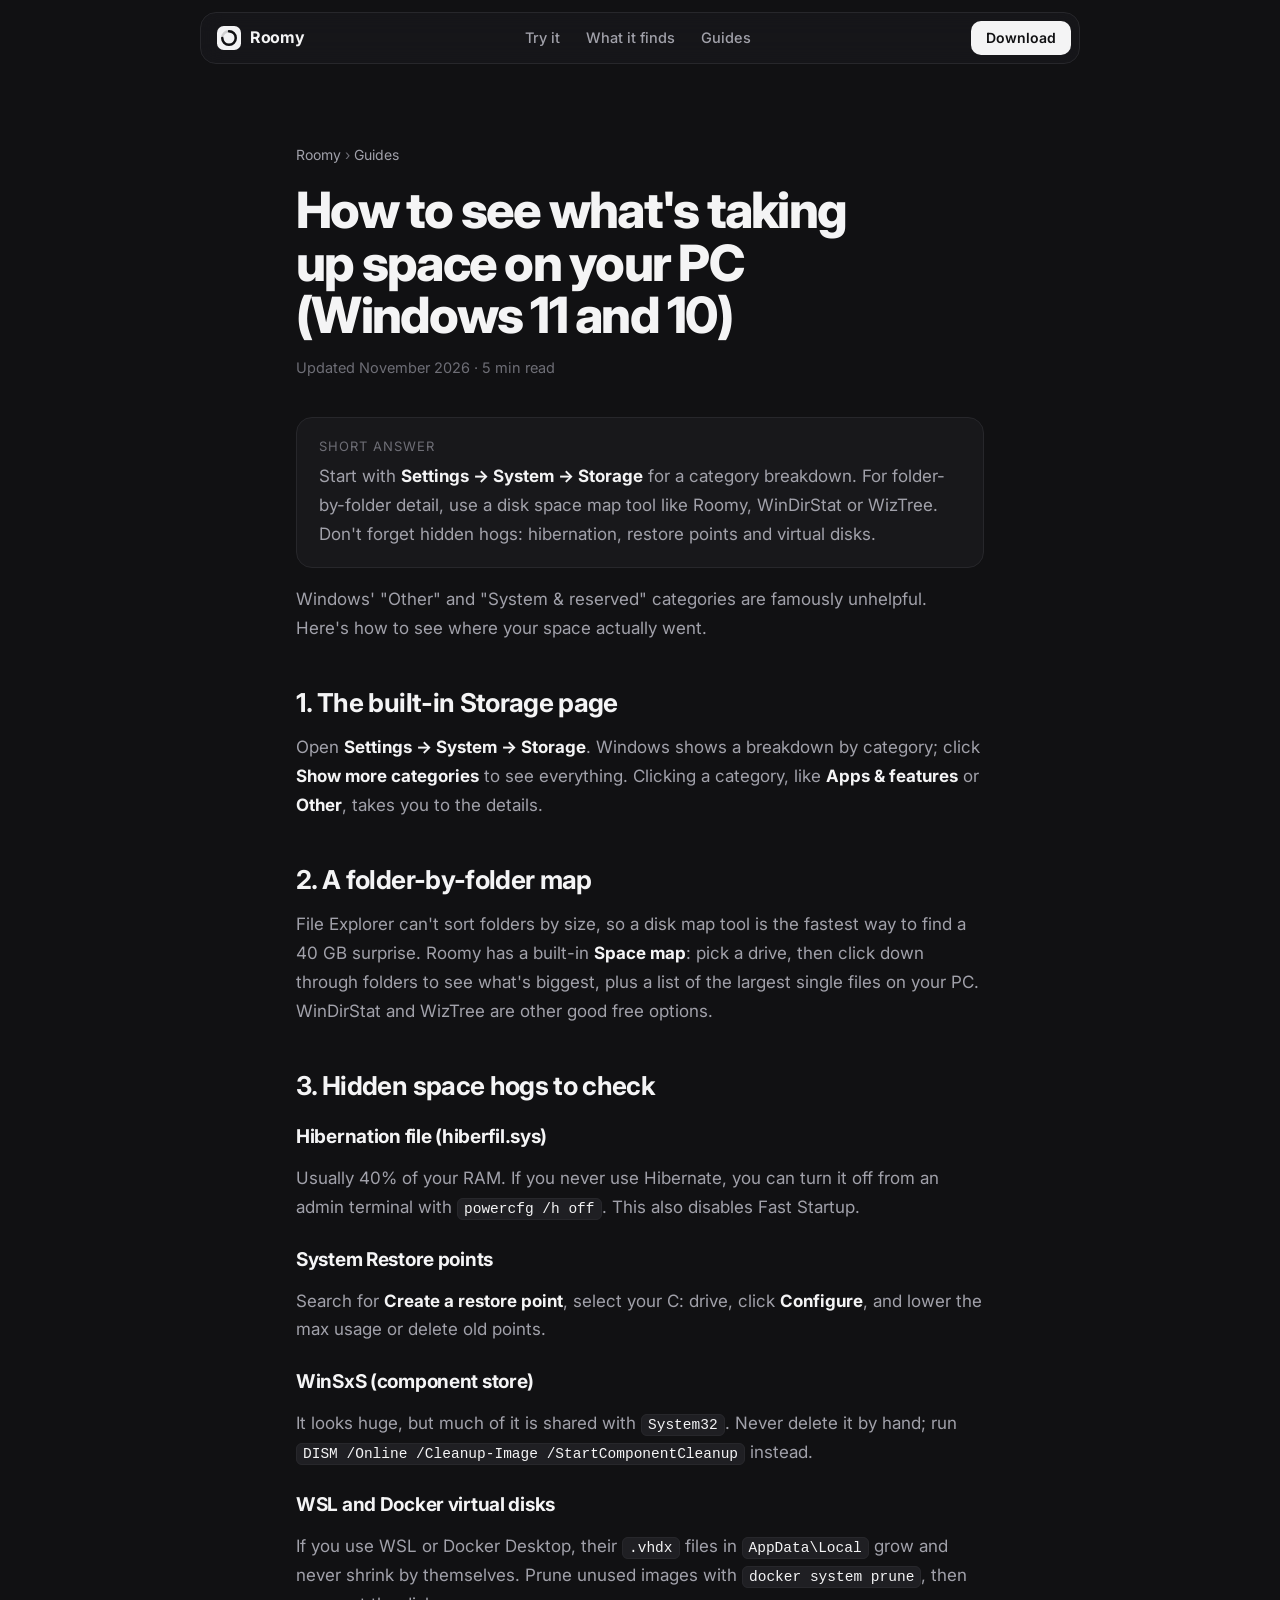
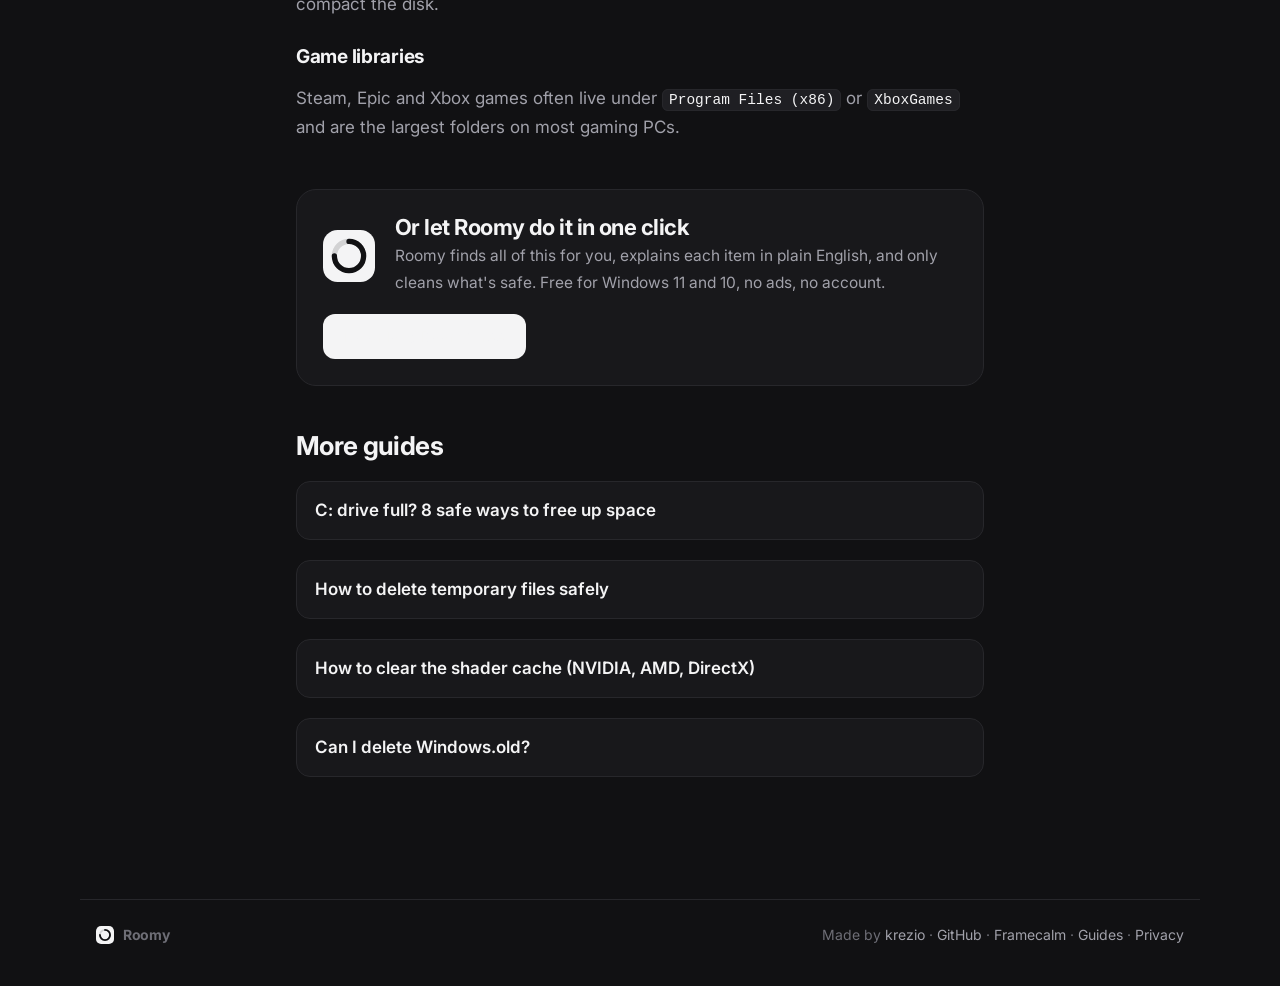
<file: _incoming/roomy-main/site/guides/whats-taking-up-space/index.html>
<!doctype html>
<html lang="en">
<head>
  <meta charset="utf-8">
  <meta name="viewport" content="width=device-width, initial-scale=1">
  <title>How to see what's taking up space on your PC (Windows 11 and 10)</title>
  <meta name="description" content="Find out exactly what's using your disk space on Windows: the built-in Storage page, hidden space hogs like hiberfil.sys, WinSxS, restore points and WSL, and how to find the biggest folders.">
  <link rel="canonical" href="https://roomy.krezio.xyz/guides/whats-taking-up-space/">
  <meta name="robots" content="index, follow, max-image-preview:large">
  <meta name="theme-color" content="#111113">
  <link rel="icon" href="../../favicon.ico" sizes="any">
  <link rel="icon" href="../../assets/logo.svg" type="image/svg+xml">
  <link rel="apple-touch-icon" href="../../assets/apple-touch-icon.png">
  <meta property="og:type" content="article">
  <meta property="og:site_name" content="Roomy">
  <meta property="og:title" content="How to see what's taking up space on your PC (Windows 11 and 10)">
  <meta property="og:description" content="Find out exactly what's using your disk space on Windows: the built-in Storage page, hidden space hogs like hiberfil.sys, WinSxS, restore points and WSL, and how to find the biggest folders.">
  <meta property="og:url" content="https://roomy.krezio.xyz/guides/whats-taking-up-space/">
  <meta property="og:image" content="https://roomy.krezio.xyz/assets/og.png">
  <meta name="twitter:card" content="summary_large_image">
  <link rel="preconnect" href="https://fonts.googleapis.com">
  <link rel="preconnect" href="https://fonts.gstatic.com" crossorigin>
  <link href="https://fonts.googleapis.com/css2?family=Inter:wght@400;500;600;700;800&display=swap" rel="stylesheet">
  <link rel="stylesheet" href="../../styles.css">
  <script type="application/ld+json">{"@context":"https://schema.org","@graph":[{"@type":"Article","headline":"How to see what's taking up space on your PC (Windows 11 and 10)","description":"Find out exactly what's using your disk space on Windows: the built-in Storage page, hidden space hogs like hiberfil.sys, WinSxS, restore points and WSL, and how to find the biggest folders.","url":"https://roomy.krezio.xyz/guides/whats-taking-up-space/","mainEntityOfPage":"https://roomy.krezio.xyz/guides/whats-taking-up-space/","datePublished":"2026-11-12","dateModified":"2026-11-12","image":"https://roomy.krezio.xyz/assets/og.png","author":{"@type":"Organization","name":"krezio","url":"https://krezio.xyz"},"publisher":{"@type":"Organization","name":"krezio","logo":{"@type":"ImageObject","url":"https://roomy.krezio.xyz/assets/icon-512.png"}}},{"@type":"BreadcrumbList","itemListElement":[{"@type":"ListItem","position":1,"name":"Roomy","item":"https://roomy.krezio.xyz/"},{"@type":"ListItem","position":2,"name":"Guides","item":"https://roomy.krezio.xyz/guides/"},{"@type":"ListItem","position":3,"name":"How to see what's taking up space on your PC","item":"https://roomy.krezio.xyz/guides/whats-taking-up-space/"}]}]}</script>
</head>
<body>
  <header class="nav-wrap">
    <nav class="nav" aria-label="Main">
      <a class="brand" href="../../"><img src="../../assets/logo.svg" alt="" width="24" height="24"><span>Roomy</span></a>
      <div class="nav-links">
        <a href="../../#try">Try it</a>
        <a href="../../#finds">What it finds</a>
        <a href="../../guides/">Guides</a>
      </div>
      <a class="btn btn-light btn-sm" href="../../#download">Download</a>
    </nav>
  </header>

  <main class="doc">
    <nav class="crumbs" aria-label="Breadcrumb"><a href="../../">Roomy</a> › <a href="../">Guides</a></nav>
    <article>
      <h1>How to see what's taking up space on your PC (Windows 11 and 10)</h1>
      <p class="meta">Updated November 2026 · 5 min read</p>
      <div class="tldr"><span class="label">Short answer</span><p>Start with <b>Settings → System → Storage</b> for a category breakdown. For folder-by-folder detail, use a disk space map tool like Roomy, WinDirStat or WizTree. Don't forget hidden hogs: hibernation, restore points and virtual disks.</p></div>

<p>Windows' "Other" and "System & reserved" categories are famously unhelpful. Here's how to see where your space actually went.</p>

<h2>1. The built-in Storage page</h2>
<p>Open <b>Settings → System → Storage</b>. Windows shows a breakdown by category; click <b>Show more categories</b> to see everything. Clicking a category, like <b>Apps &amp; features</b> or <b>Other</b>, takes you to the details.</p>

<h2>2. A folder-by-folder map</h2>
<p>File Explorer can't sort folders by size, so a disk map tool is the fastest way to find a 40 GB surprise. Roomy has a built-in <b>Space map</b>: pick a drive, then click down through folders to see what's biggest, plus a list of the largest single files on your PC. WinDirStat and WizTree are other good free options.</p>

<h2>3. Hidden space hogs to check</h2>
<h3>Hibernation file (hiberfil.sys)</h3>
<p>Usually 40% of your RAM. If you never use Hibernate, you can turn it off from an admin terminal with <code>powercfg /h off</code>. This also disables Fast Startup.</p>
<h3>System Restore points</h3>
<p>Search for <b>Create a restore point</b>, select your C: drive, click <b>Configure</b>, and lower the max usage or delete old points.</p>
<h3>WinSxS (component store)</h3>
<p>It looks huge, but much of it is shared with <code>System32</code>. Never delete it by hand; run <code>DISM /Online /Cleanup-Image /StartComponentCleanup</code> instead.</p>
<h3>WSL and Docker virtual disks</h3>
<p>If you use WSL or Docker Desktop, their <code>.vhdx</code> files in <code>AppData\Local</code> grow and never shrink by themselves. Prune unused images with <code>docker system prune</code>, then compact the disk.</p>
<h3>Game libraries</h3>
<p>Steam, Epic and Xbox games often live under <code>Program Files (x86)</code> or <code>XboxGames</code> and are the largest folders on most gaming PCs.</p>

    </article>

    <aside class="cta-box">
      <img src="../../assets/logo.svg" alt="" width="52" height="52">
      <div>
        <h2>Or let Roomy do it in one click</h2>
        <p>Roomy finds all of this for you, explains each item in plain English, and only cleans what's safe. Free for Windows 11 and 10, no ads, no account.</p>
      </div>
      <a class="btn btn-light" href="https://github.com/krezio/roomy/releases/latest/download/Roomy-Setup.exe">Download Roomy free</a>
    </aside>
    <h2>More guides</h2>
    <ul class="related">
      <li><a href="../c-drive-full/">C: drive full? 8 safe ways to free up space</a></li>
      <li><a href="../delete-temp-files/">How to delete temporary files safely</a></li>
      <li><a href="../clear-shader-cache/">How to clear the shader cache (NVIDIA, AMD, DirectX)</a></li>
      <li><a href="../delete-windows-old/">Can I delete Windows.old?</a></li>
    </ul>
  </main>

  <footer class="footer">
    <span class="brand"><img src="../../assets/logo.svg" alt="" width="18" height="18"><span>Roomy</span></span>
    <span>Made by <a href="https://krezio.xyz">krezio</a> · <a href="https://github.com/krezio/roomy" target="_blank" rel="noopener">GitHub</a> · <a href="https://framecalm.krezio.xyz">Framecalm</a> · <a href="../../guides/">Guides</a> · <a href="../../privacy.html">Privacy</a></span>
  </footer>
  <script defer src="https://static.cloudflareinsights.com/beacon.min.js" data-cf-beacon='{"token": "595ddd43099c44e98b23cda95087c4b7"}'></script>
</body>
</html>
</file>
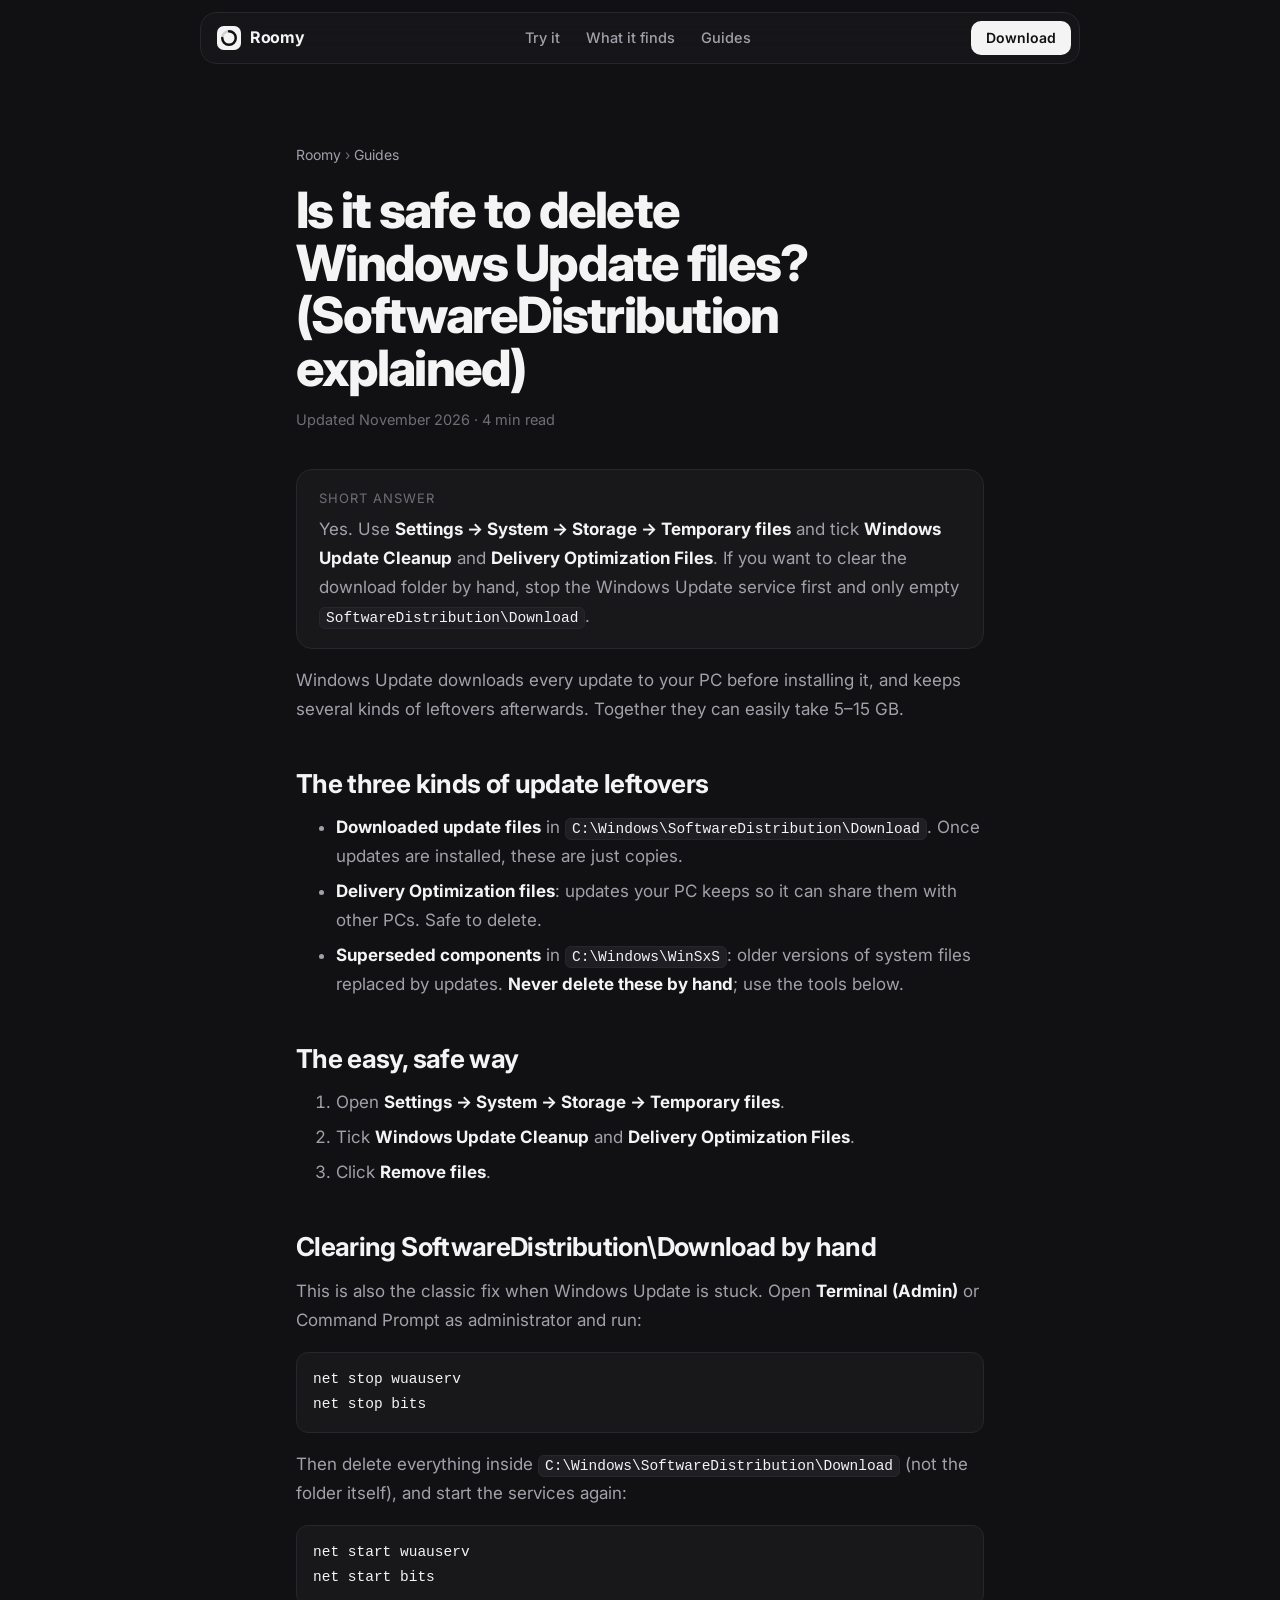
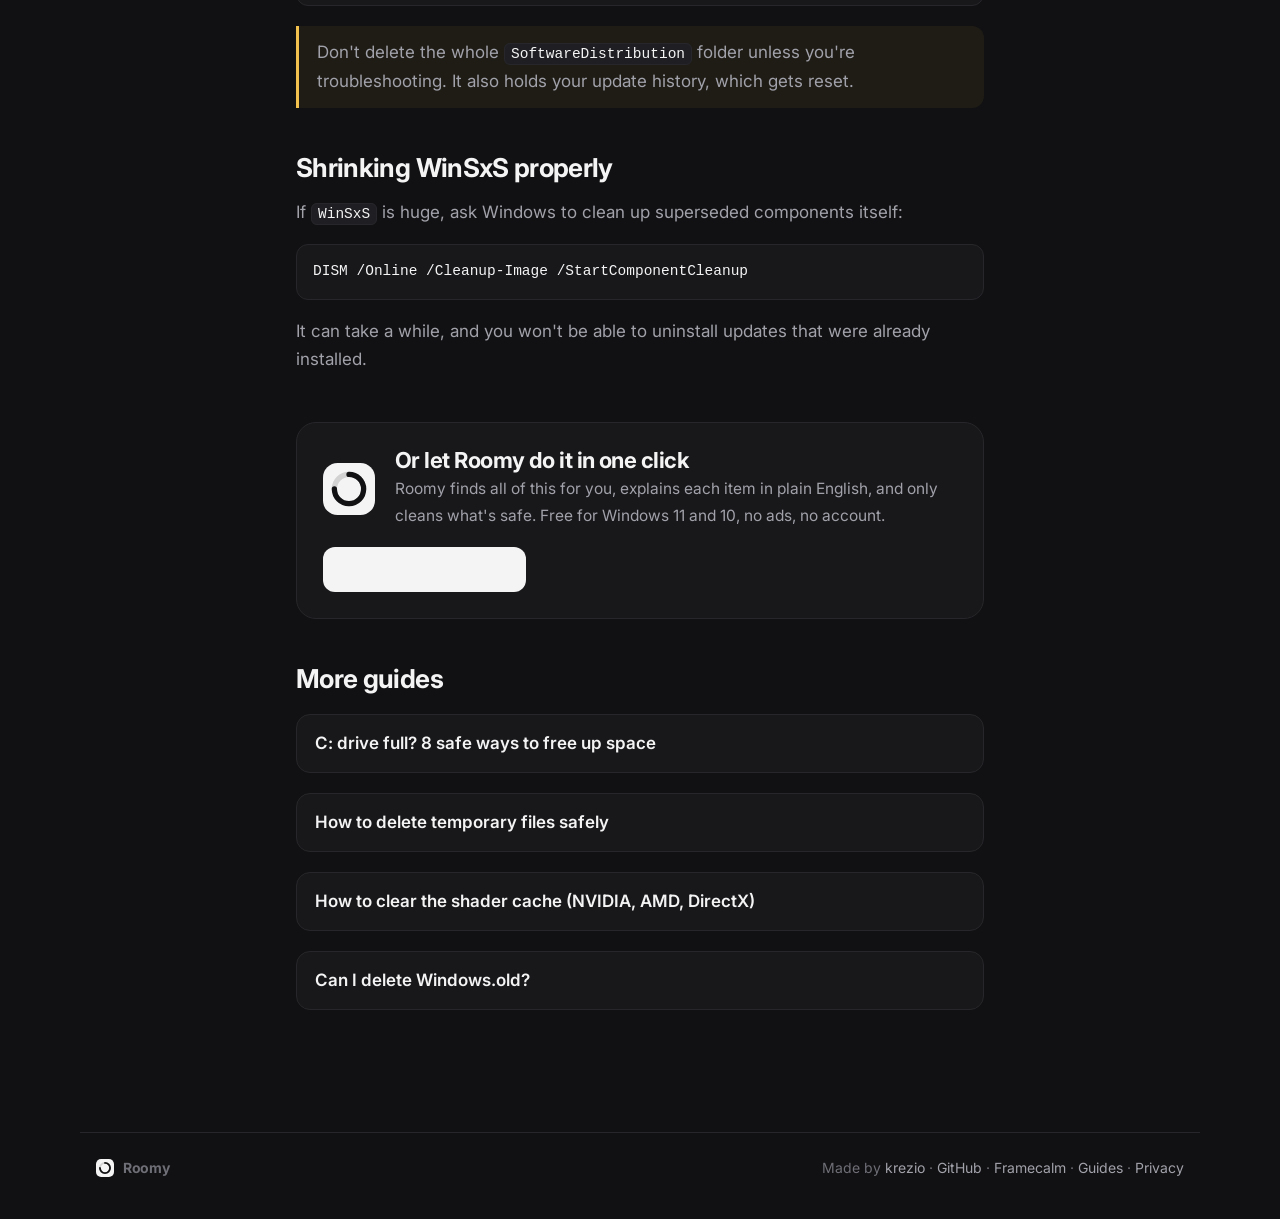
<file: _incoming/roomy-main/site/guides/windows-update-files/index.html>
<!doctype html>
<html lang="en">
<head>
  <meta charset="utf-8">
  <meta name="viewport" content="width=device-width, initial-scale=1">
  <title>Is it safe to delete Windows Update files? (SoftwareDistribution explained)</title>
  <meta name="description" content="Windows keeps old update files in SoftwareDistribution and the Delivery Optimization cache. Here's what's safe to delete, how to do it properly, and what to leave alone.">
  <link rel="canonical" href="https://roomy.krezio.xyz/guides/windows-update-files/">
  <meta name="robots" content="index, follow, max-image-preview:large">
  <meta name="theme-color" content="#111113">
  <link rel="icon" href="../../favicon.ico" sizes="any">
  <link rel="icon" href="../../assets/logo.svg" type="image/svg+xml">
  <link rel="apple-touch-icon" href="../../assets/apple-touch-icon.png">
  <meta property="og:type" content="article">
  <meta property="og:site_name" content="Roomy">
  <meta property="og:title" content="Is it safe to delete Windows Update files? (SoftwareDistribution explained)">
  <meta property="og:description" content="Windows keeps old update files in SoftwareDistribution and the Delivery Optimization cache. Here's what's safe to delete, how to do it properly, and what to leave alone.">
  <meta property="og:url" content="https://roomy.krezio.xyz/guides/windows-update-files/">
  <meta property="og:image" content="https://roomy.krezio.xyz/assets/og.png">
  <meta name="twitter:card" content="summary_large_image">
  <link rel="preconnect" href="https://fonts.googleapis.com">
  <link rel="preconnect" href="https://fonts.gstatic.com" crossorigin>
  <link href="https://fonts.googleapis.com/css2?family=Inter:wght@400;500;600;700;800&display=swap" rel="stylesheet">
  <link rel="stylesheet" href="../../styles.css">
  <script type="application/ld+json">{"@context":"https://schema.org","@graph":[{"@type":"Article","headline":"Is it safe to delete Windows Update files? (SoftwareDistribution explained)","description":"Windows keeps old update files in SoftwareDistribution and the Delivery Optimization cache. Here's what's safe to delete, how to do it properly, and what to leave alone.","url":"https://roomy.krezio.xyz/guides/windows-update-files/","mainEntityOfPage":"https://roomy.krezio.xyz/guides/windows-update-files/","datePublished":"2026-11-12","dateModified":"2026-11-12","image":"https://roomy.krezio.xyz/assets/og.png","author":{"@type":"Organization","name":"krezio","url":"https://krezio.xyz"},"publisher":{"@type":"Organization","name":"krezio","logo":{"@type":"ImageObject","url":"https://roomy.krezio.xyz/assets/icon-512.png"}}},{"@type":"BreadcrumbList","itemListElement":[{"@type":"ListItem","position":1,"name":"Roomy","item":"https://roomy.krezio.xyz/"},{"@type":"ListItem","position":2,"name":"Guides","item":"https://roomy.krezio.xyz/guides/"},{"@type":"ListItem","position":3,"name":"Is it safe to delete Windows Update files?","item":"https://roomy.krezio.xyz/guides/windows-update-files/"}]}]}</script>
</head>
<body>
  <header class="nav-wrap">
    <nav class="nav" aria-label="Main">
      <a class="brand" href="../../"><img src="../../assets/logo.svg" alt="" width="24" height="24"><span>Roomy</span></a>
      <div class="nav-links">
        <a href="../../#try">Try it</a>
        <a href="../../#finds">What it finds</a>
        <a href="../../guides/">Guides</a>
      </div>
      <a class="btn btn-light btn-sm" href="../../#download">Download</a>
    </nav>
  </header>

  <main class="doc">
    <nav class="crumbs" aria-label="Breadcrumb"><a href="../../">Roomy</a> › <a href="../">Guides</a></nav>
    <article>
      <h1>Is it safe to delete Windows Update files? (SoftwareDistribution explained)</h1>
      <p class="meta">Updated November 2026 · 4 min read</p>
      <div class="tldr"><span class="label">Short answer</span><p>Yes. Use <b>Settings → System → Storage → Temporary files</b> and tick <b>Windows Update Cleanup</b> and <b>Delivery Optimization Files</b>. If you want to clear the download folder by hand, stop the Windows Update service first and only empty <code>SoftwareDistribution\Download</code>.</p></div>

<p>Windows Update downloads every update to your PC before installing it, and keeps several kinds of leftovers afterwards. Together they can easily take 5–15 GB.</p>

<h2>The three kinds of update leftovers</h2>
<ul>
  <li><b>Downloaded update files</b> in <code>C:\Windows\SoftwareDistribution\Download</code>. Once updates are installed, these are just copies.</li>
  <li><b>Delivery Optimization files</b>: updates your PC keeps so it can share them with other PCs. Safe to delete.</li>
  <li><b>Superseded components</b> in <code>C:\Windows\WinSxS</code>: older versions of system files replaced by updates. <b>Never delete these by hand</b>; use the tools below.</li>
</ul>

<h2>The easy, safe way</h2>
<ol>
  <li>Open <b>Settings → System → Storage → Temporary files</b>.</li>
  <li>Tick <b>Windows Update Cleanup</b> and <b>Delivery Optimization Files</b>.</li>
  <li>Click <b>Remove files</b>.</li>
</ol>

<h2>Clearing SoftwareDistribution\Download by hand</h2>
<p>This is also the classic fix when Windows Update is stuck. Open <b>Terminal (Admin)</b> or Command Prompt as administrator and run:</p>
<pre><code>net stop wuauserv
net stop bits</code></pre>
<p>Then delete everything inside <code>C:\Windows\SoftwareDistribution\Download</code> (not the folder itself), and start the services again:</p>
<pre><code>net start wuauserv
net start bits</code></pre>
<div class="callout"><p>Don't delete the whole <code>SoftwareDistribution</code> folder unless you're troubleshooting. It also holds your update history, which gets reset.</p></div>

<h2>Shrinking WinSxS properly</h2>
<p>If <code>WinSxS</code> is huge, ask Windows to clean up superseded components itself:</p>
<pre><code>DISM /Online /Cleanup-Image /StartComponentCleanup</code></pre>
<p>It can take a while, and you won't be able to uninstall updates that were already installed.</p>

    </article>

    <aside class="cta-box">
      <img src="../../assets/logo.svg" alt="" width="52" height="52">
      <div>
        <h2>Or let Roomy do it in one click</h2>
        <p>Roomy finds all of this for you, explains each item in plain English, and only cleans what's safe. Free for Windows 11 and 10, no ads, no account.</p>
      </div>
      <a class="btn btn-light" href="https://github.com/krezio/roomy/releases/latest/download/Roomy-Setup.exe">Download Roomy free</a>
    </aside>
    <h2>More guides</h2>
    <ul class="related">
      <li><a href="../c-drive-full/">C: drive full? 8 safe ways to free up space</a></li>
      <li><a href="../delete-temp-files/">How to delete temporary files safely</a></li>
      <li><a href="../clear-shader-cache/">How to clear the shader cache (NVIDIA, AMD, DirectX)</a></li>
      <li><a href="../delete-windows-old/">Can I delete Windows.old?</a></li>
    </ul>
  </main>

  <footer class="footer">
    <span class="brand"><img src="../../assets/logo.svg" alt="" width="18" height="18"><span>Roomy</span></span>
    <span>Made by <a href="https://krezio.xyz">krezio</a> · <a href="https://github.com/krezio/roomy" target="_blank" rel="noopener">GitHub</a> · <a href="https://framecalm.krezio.xyz">Framecalm</a> · <a href="../../guides/">Guides</a> · <a href="../../privacy.html">Privacy</a></span>
  </footer>
  <script defer src="https://static.cloudflareinsights.com/beacon.min.js" data-cf-beacon='{"token": "595ddd43099c44e98b23cda95087c4b7"}'></script>
</body>
</html>
</file>
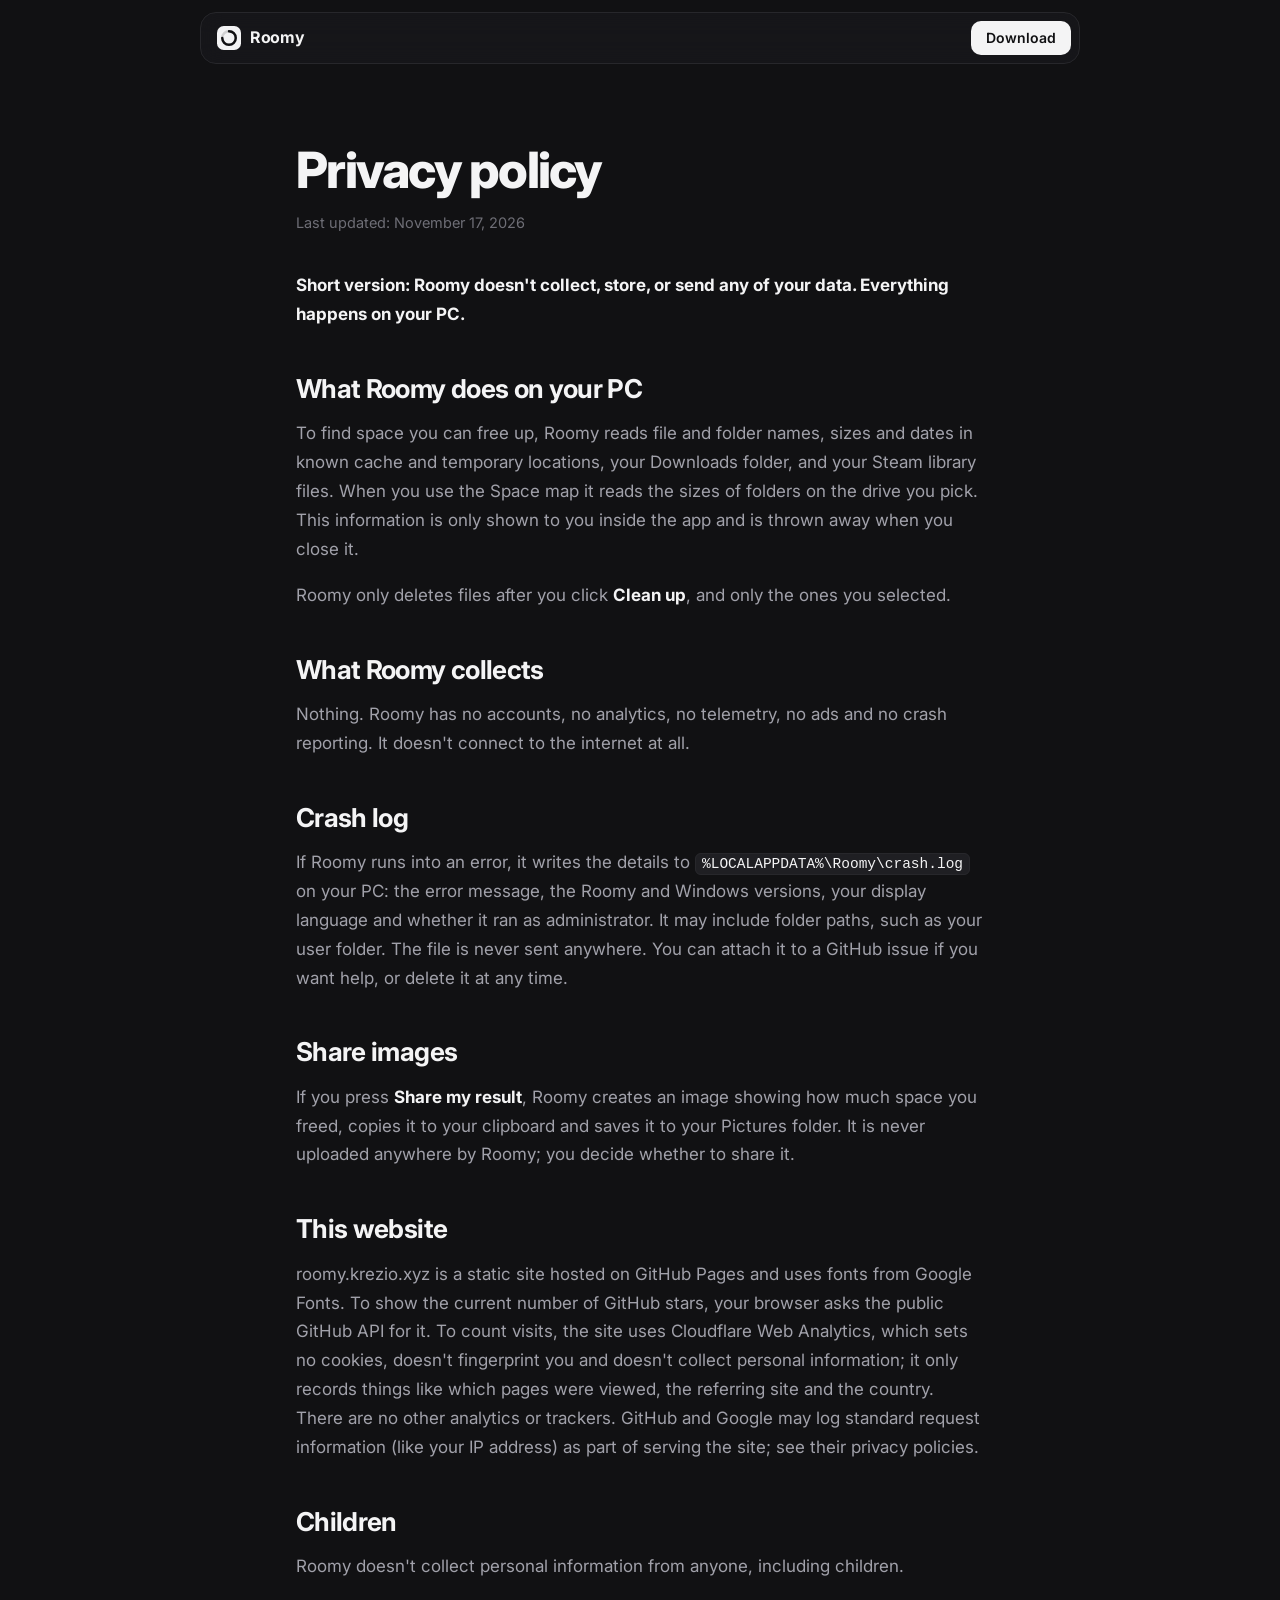
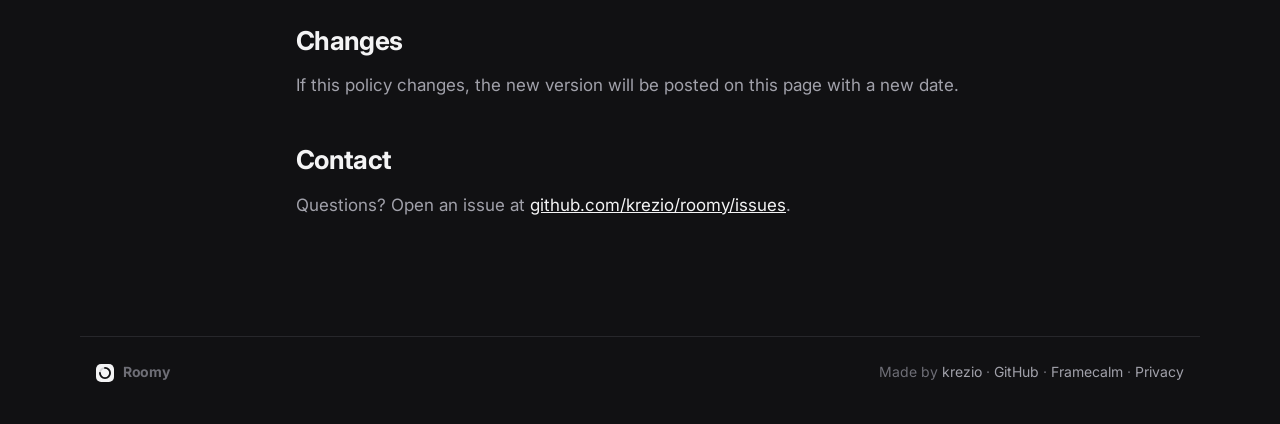
<file: _incoming/roomy-main/site/privacy.html>
<!doctype html>
<html lang="en">
<head>
  <meta charset="utf-8">
  <meta name="viewport" content="width=device-width, initial-scale=1">
  <title>Roomy · Privacy policy</title>
  <meta name="description" content="Roomy's privacy policy: it runs entirely on your PC and collects nothing.">
  <meta name="theme-color" content="#111113">
  <link rel="canonical" href="https://roomy.krezio.xyz/privacy.html">
  <link rel="icon" href="favicon.ico" sizes="any">
  <link rel="icon" href="assets/logo.svg" type="image/svg+xml">
  <link rel="preconnect" href="https://fonts.googleapis.com">
  <link rel="preconnect" href="https://fonts.gstatic.com" crossorigin>
  <link href="https://fonts.googleapis.com/css2?family=Inter:wght@400;500;600;700;800&display=swap" rel="stylesheet">
  <link rel="stylesheet" href="styles.css">
</head>
<body>
  <header class="nav-wrap">
    <nav class="nav" aria-label="Main">
      <a class="brand" href="./"><img src="assets/logo.svg" alt="" width="24" height="24"><span>Roomy</span></a>
      <a class="btn btn-light btn-sm" href="./#download">Download</a>
    </nav>
  </header>

  <main class="doc">
    <h1>Privacy policy</h1>
    <p class="date">Last updated: November 17, 2026</p>

    <p><b>Short version: Roomy doesn't collect, store, or send any of your data. Everything happens on your PC.</b></p>

    <h2>What Roomy does on your PC</h2>
    <p>To find space you can free up, Roomy reads file and folder names, sizes and dates in known cache and temporary locations, your Downloads folder, and your Steam library files. When you use the Space map it reads the sizes of folders on the drive you pick. This information is only shown to you inside the app and is thrown away when you close it.</p>
    <p>Roomy only deletes files after you click <b>Clean up</b>, and only the ones you selected.</p>

    <h2>What Roomy collects</h2>
    <p>Nothing. Roomy has no accounts, no analytics, no telemetry, no ads and no crash reporting. It doesn't connect to the internet at all.</p>

    <h2>Crash log</h2>
    <p>If Roomy runs into an error, it writes the details to <code>%LOCALAPPDATA%\Roomy\crash.log</code> on your PC: the error message, the Roomy and Windows versions, your display language and whether it ran as administrator. It may include folder paths, such as your user folder. The file is never sent anywhere. You can attach it to a GitHub issue if you want help, or delete it at any time.</p>

    <h2>Share images</h2>
    <p>If you press <b>Share my result</b>, Roomy creates an image showing how much space you freed, copies it to your clipboard and saves it to your Pictures folder. It is never uploaded anywhere by Roomy; you decide whether to share it.</p>

    <h2>This website</h2>
    <p>roomy.krezio.xyz is a static site hosted on GitHub Pages and uses fonts from Google Fonts. To show the current number of GitHub stars, your browser asks the public GitHub API for it. To count visits, the site uses Cloudflare Web Analytics, which sets no cookies, doesn't fingerprint you and doesn't collect personal information; it only records things like which pages were viewed, the referring site and the country. There are no other analytics or trackers. GitHub and Google may log standard request information (like your IP address) as part of serving the site; see their privacy policies.</p>

    <h2>Children</h2>
    <p>Roomy doesn't collect personal information from anyone, including children.</p>

    <h2>Changes</h2>
    <p>If this policy changes, the new version will be posted on this page with a new date.</p>

    <h2>Contact</h2>
    <p>Questions? Open an issue at <a href="https://github.com/krezio/roomy/issues" target="_blank" rel="noopener">github.com/krezio/roomy/issues</a>.</p>
  </main>

  <footer class="footer">
    <span class="brand"><img src="assets/logo.svg" alt="" width="18" height="18"><span>Roomy</span></span>
    <span>Made by <a href="https://krezio.xyz">krezio</a> · <a href="https://github.com/krezio/roomy" target="_blank" rel="noopener">GitHub</a> · <a href="https://framecalm.krezio.xyz">Framecalm</a> · <a href="privacy.html">Privacy</a></span>
  </footer>
  <script defer src="https://static.cloudflareinsights.com/beacon.min.js" data-cf-beacon='{"token": "595ddd43099c44e98b23cda95087c4b7"}'></script>
</body>
</html>
</file>
<file: _incoming/roomy-main/site/styles.css>
:root {
  --bg: #111113;
  --panel: #18181b;
  --panel-2: #1f1f23;
  --key: #26262b;
  --line: #27272b;
  --line-2: #33333a;
  --text: #f4f4f5;
  --muted: #a1a1aa;
  --faint: #6e6e76;
  --red: #f87171;
  --amber: #f2c14e;
  --green: #6edc9c;
  --max: 1120px;
  color-scheme: dark;
}

* { box-sizing: border-box; }
html { scroll-behavior: smooth; -webkit-text-size-adjust: 100%; }
body {
  margin: 0;
  background: var(--bg);
  color: var(--text);
  font: 400 16px/1.6 Inter, "Segoe UI", system-ui, sans-serif;
  -webkit-font-smoothing: antialiased;
  overflow-x: hidden;
}
img, video { max-width: 100%; height: auto; display: block; }
a { color: inherit; }
h1, h2, h3 { margin: 0; letter-spacing: -0.035em; line-height: 1.05; }
:focus-visible { outline: 2px solid var(--text); outline-offset: 3px; border-radius: 8px; }

/* buttons */
.btn {
  display: inline-flex; align-items: center; justify-content: center; gap: 9px;
  font: 600 15px/1 Inter, system-ui, sans-serif; text-decoration: none; cursor: pointer;
  padding: 14px 20px; border-radius: 12px; border: 1px solid transparent;
  transition: background .15s, transform .1s, border-color .15s;
}
.btn:active { transform: scale(.98); }
.btn-light { background: var(--text); color: #111113; }
.btn-light:hover { background: #fff; }
.btn-dark { background: var(--panel-2); color: var(--text); border-color: var(--line-2); }
.btn-dark:hover { background: var(--key); }
.btn-sm { padding: 9px 14px; font-size: 14px; border-radius: 10px; }
.btn:disabled { opacity: .5; cursor: default; }

/* nav */
.nav-wrap { position: sticky; top: 12px; z-index: 10; padding: 0 16px; }
.nav {
  max-width: 880px; margin: 12px auto 0;
  display: flex; align-items: center; justify-content: space-between; gap: 16px;
  padding: 8px 8px 8px 16px; border-radius: 16px;
  background: rgba(24,24,27,.82); border: 1px solid var(--line);
  backdrop-filter: blur(12px); -webkit-backdrop-filter: blur(12px);
}
.brand { display: inline-flex; align-items: center; gap: 9px; font-weight: 700; text-decoration: none; letter-spacing: -.02em; }
.nav-links { display: flex; gap: 26px; }
.nav-links a { color: var(--muted); text-decoration: none; font-size: 14.5px; font-weight: 500; }
.nav-links a:hover { color: var(--text); }

/* hero */
.hero { max-width: var(--max); margin: 0 auto; padding: 96px 16px 0; text-align: center; }
.hero h1 { font-size: clamp(36px, 7vw, 84px); font-weight: 800; text-wrap: balance; }
.lede { max-width: 600px; margin: 22px auto 30px; font-size: 18.5px; color: var(--muted); }
.ctas { display: flex; gap: 10px; justify-content: center; flex-wrap: wrap; align-items: flex-start; }
.dl-note { color: var(--faint); font-size: 13px; margin: 12px 0 0; font-variant-numeric: tabular-nums; }
.fine { color: var(--faint); font-size: 14px; margin: 18px 0 0; }
.store-badge { display: inline-block; margin-top: 14px; border-radius: 8px; transition: opacity .2s; }
.store-badge:hover { opacity: .85; }
.store-badge img { display: block; height: 52px; width: auto; }

.video-frame {
  position: relative; margin: 64px auto 0; max-width: 1040px;
  padding: 10px; border-radius: 22px; background: var(--panel); border: 1px solid var(--line);
  box-shadow: 0 40px 100px -40px rgba(0,0,0,.9);
}
.video-frame video { width: 100%; border-radius: 13px; background: #111113; }
.video-toggle {
  position: absolute; right: 22px; bottom: 22px; width: 34px; height: 34px; border-radius: 10px;
  display: grid; place-items: center; cursor: pointer;
  background: rgba(17,17,19,.75); color: var(--text); border: 1px solid var(--line-2);
  opacity: 0; transition: opacity .2s;
}
.video-frame:hover .video-toggle, .video-toggle:focus-visible { opacity: 1; }
.video-toggle .i-play { display: none; }
.video-toggle.paused .i-play { display: block; }
.video-toggle.paused .i-pause { display: none; }
.caption { color: var(--faint); font-size: 13.5px; margin: 14px 0 0; }

/* sections */
.section { max-width: var(--max); margin: 0 auto; padding: 120px 16px 0; }
.head { text-align: center; max-width: 620px; margin: 0 auto 40px; }
.head h2 { font-size: clamp(32px, 4.6vw, 52px); font-weight: 800; }
.head p { color: var(--muted); font-size: 17.5px; margin: 14px 0 0; }

/* try it */
.try { max-width: 720px; margin: 0 auto; background: var(--panel); border: 1px solid var(--line); border-radius: 22px; padding: 22px; }
.try-drive { background: var(--panel-2); border: 1px solid var(--line); border-radius: 16px; padding: 18px 20px; }
.row { display: flex; justify-content: space-between; align-items: center; gap: 12px; }
.row.small { font-size: 12.5px; color: var(--faint); margin-top: 8px; }
.drive-name { display: inline-flex; align-items: center; gap: 10px; font-weight: 600; font-size: 15px; }
.drive-name svg { color: var(--muted); }
.status { font-size: 12px; font-weight: 600; padding: 4px 10px; border-radius: 99px; transition: color .4s, background .4s; color: var(--red); background: rgba(248,113,113,.12); }
.status.amber { color: var(--amber); background: rgba(242,193,78,.12); }
.status.green { color: var(--green); background: rgba(110,220,156,.12); }
.free { margin: 14px 0 12px; color: var(--muted); }
.free b { color: var(--text); font-size: 40px; font-weight: 800; letter-spacing: -.04em; margin-right: 6px; font-variant-numeric: tabular-nums; }
.meter { height: 10px; border-radius: 99px; background: var(--key); overflow: hidden; }
.meter span { display: block; height: 100%; width: 96%; border-radius: inherit; background: var(--red); transition: width 1.4s cubic-bezier(.2,.8,.2,1), background .8s; }
.meter span.amber { background: var(--amber); }
.meter span.green { background: var(--green); }

.try-list { list-style: none; margin: 14px 0 0; padding: 0; display: grid; gap: 6px; }
.try-list label {
  display: grid; grid-template-columns: 22px 1fr auto 76px; align-items: center; gap: 14px;
  padding: 12px 14px; border-radius: 12px; cursor: pointer; transition: background .15s;
}
.try-list label:hover { background: var(--panel-2); }
.try-list input { position: absolute; opacity: 0; pointer-events: none; }
.try-list i { width: 20px; height: 20px; border-radius: 6px; border: 1.5px solid #45454d; display: grid; place-items: center; transition: background .15s, border-color .15s; }
.try-list input:checked + i { background: var(--text); border-color: var(--text); }
.try-list input:checked + i::after { content: ""; width: 10px; height: 6px; border: 2px solid #111113; border-top: 0; border-right: 0; transform: rotate(-45deg) translate(1px, -1px); }
.try-list input:focus-visible + i { outline: 2px solid var(--text); outline-offset: 2px; }
.try-list .t { font-weight: 600; font-size: 15px; line-height: 1.35; }
.try-list small { display: block; color: var(--faint); font-weight: 400; font-size: 13px; }
.try-list b { font-variant-numeric: tabular-nums; font-size: 15px; }
.try-list em { font-style: normal; font-size: 11.5px; font-weight: 700; text-align: center; padding: 4px 8px; border-radius: 99px; }
.try-list em.safe { color: var(--green); background: rgba(110,220,156,.1); }
.try-list em.call { color: var(--amber); background: rgba(242,193,78,.1); }
.try-list li.gone { opacity: .35; text-decoration: line-through; text-decoration-color: var(--faint); }
.try-list li.gone label { cursor: default; }

.try-foot { display: flex; justify-content: space-between; align-items: center; gap: 12px; margin-top: 14px; padding: 16px 6px 2px; border-top: 1px solid var(--line); }
.try-foot small { display: block; color: var(--faint); font-size: 12.5px; }
.try-foot b { font-size: 22px; font-weight: 800; letter-spacing: -.03em; font-variant-numeric: tabular-nums; }
.try-actions { display: flex; align-items: center; gap: 14px; }
.link { background: none; border: 0; color: var(--muted); font: 500 14px Inter, sans-serif; cursor: pointer; padding: 6px; }
.link:hover { color: var(--text); }
.try-done { text-align: center; color: var(--muted); margin: 16px 0 4px; }
.try-done b { color: var(--green); }

/* features */
.grid { display: grid; grid-template-columns: repeat(3, 1fr); gap: 12px; }
.card { background: var(--panel); border: 1px solid var(--line); border-radius: 18px; padding: 24px; }
.card h3 { font-size: 18px; letter-spacing: -.02em; margin-bottom: 8px; }
.card p { color: var(--muted); margin: 0; font-size: 15px; }

.split { display: grid; grid-template-columns: .8fr 1.2fr; gap: 40px; align-items: center; margin-top: 12px; padding: 28px; background: var(--panel); border: 1px solid var(--line); border-radius: 22px; }
.split img { border-radius: 12px; border: 1px solid var(--line); }
.split-title { font-size: 30px; font-weight: 800; }
.split-text { color: var(--muted); font-size: 17px; margin: 12px 0 0; }
.section.split { max-width: calc(var(--max) - 32px); margin-top: 120px; padding: 28px; }

/* safety */
.checks { list-style: none; margin: 0 auto; padding: 0; max-width: 760px; display: grid; gap: 10px; }
.checks li { background: var(--panel); border: 1px solid var(--line); border-radius: 14px; padding: 16px 18px 16px 52px; position: relative; color: var(--muted); }
.checks li::before { content: ""; position: absolute; left: 18px; top: 19px; width: 18px; height: 18px; border-radius: 6px; background: var(--text); }
.checks li::after { content: ""; position: absolute; left: 22.5px; top: 24px; width: 9px; height: 5px; border: 2px solid #111113; border-top: 0; border-right: 0; transform: rotate(-45deg); }
.checks b { color: var(--text); }

/* faq */
.faq { max-width: 760px; margin: 0 auto; display: grid; gap: 10px; }
details { background: var(--panel); border: 1px solid var(--line); border-radius: 14px; padding: 0 20px; }
summary { cursor: pointer; list-style: none; padding: 18px 0; font-weight: 600; display: flex; justify-content: space-between; gap: 12px; }
summary::-webkit-details-marker { display: none; }
summary::after { content: "+"; color: var(--muted); font-size: 20px; line-height: 1; transition: transform .2s; }
details[open] summary::after { transform: rotate(45deg); }
details p { color: var(--muted); margin: 0 0 18px; }

/* end */
.end { text-align: center; padding: 140px 16px 40px; display: grid; justify-items: center; gap: 22px; }
.end h2 { font-size: clamp(34px, 5vw, 56px); font-weight: 800; }

.footer { max-width: var(--max); margin: 60px auto 0; padding: 24px 16px 40px; display: flex; justify-content: space-between; gap: 16px; flex-wrap: wrap; border-top: 1px solid var(--line); color: var(--faint); font-size: 14px; }
.footer a { color: var(--muted); text-decoration: none; }
.also { max-width: 520px; margin: 36px auto 0; color: var(--faint); font-size: 14px; line-height: 1.6; }
.also a { color: var(--muted); text-decoration: underline; text-underline-offset: 3px; text-decoration-color: var(--line-2); }
.also a:hover { color: var(--text); text-decoration-color: var(--muted); }
.footer a:hover { color: var(--text); }

/* gentle entrance, no fireworks */
.fade { opacity: 0; transform: translateY(16px); transition: opacity .7s ease, transform .7s ease; }
.fade.in { opacity: 1; transform: none; }

@media (max-width: 900px) {
  .nav-links { display: none; }
  .grid { grid-template-columns: 1fr 1fr; }
  .split, .section.split { grid-template-columns: 1fr; }
}
@media (max-width: 600px) {
  .hero { padding-top: 64px; }
  .lede { font-size: 16.5px; }
  .ctas .btn { flex: 1 1 100%; }
  .video-frame { padding: 5px; border-radius: 14px; margin-top: 44px; }
  .video-frame video { border-radius: 10px; }
  .section { padding-top: 90px; }
  .grid { grid-template-columns: 1fr; }
  .try { padding: 12px; border-radius: 18px; }
  .try-list label { grid-template-columns: 20px 1fr auto; gap: 12px; padding: 11px 8px; }
  .try-list em { display: none; }
  .try-foot { flex-direction: column; align-items: stretch; }
  .try-actions { justify-content: space-between; }
  .try-actions .btn { flex: 1; }
  .split, .section.split { padding: 18px; }
}
@media (prefers-reduced-motion: reduce) {
  *, *::before, *::after { transition: none !important; }
  .fade { opacity: 1; transform: none; }
  html { scroll-behavior: auto; }
}

/* ---------- long-form pages: privacy + guides ---------- */
.doc { max-width: 720px; margin: 0 auto; padding: 80px 16px 40px; }
.doc h1 { font-size: clamp(34px, 6vw, 50px); font-weight: 800; margin-bottom: 14px; text-wrap: balance; }
.doc .date, .doc .meta { color: var(--faint); margin: 0 0 36px; font-size: 14.5px; }
.doc h2 { font-size: 26px; margin: 46px 0 12px; letter-spacing: -.025em; }
.doc h3 { font-size: 19px; margin: 28px 0 8px; letter-spacing: -.015em; }
.doc p, .doc li { color: var(--muted); font-size: 17px; line-height: 1.7; }
.doc li { margin: 6px 0; }
.doc b, .doc strong { color: var(--text); }
.doc a { color: var(--text); }
.doc code { font: 500 14.5px/1.4 ui-monospace, Consolas, monospace; background: var(--panel-2); border: 1px solid var(--line); border-radius: 6px; padding: 2px 6px; color: var(--text); word-break: break-word; }
.doc pre { background: var(--panel); border: 1px solid var(--line); border-radius: 12px; padding: 14px 16px; overflow-x: auto; }
.doc pre code { background: none; border: 0; padding: 0; }
.doc kbd { font: 600 13px Inter, sans-serif; background: var(--key); border: 1px solid var(--line-2); border-bottom-width: 2px; border-radius: 6px; padding: 1px 7px; color: var(--text); }
.crumbs { font-size: 14px; color: var(--faint); margin-bottom: 18px; }
.crumbs a { color: var(--muted); text-decoration: none; }
.crumbs a:hover { color: var(--text); }
.tldr { background: var(--panel); border: 1px solid var(--line); border-radius: 16px; padding: 18px 22px; margin: 0 0 8px; }
.tldr p { margin: 0; }
.tldr .label { display: block; font-size: 13px; text-transform: uppercase; letter-spacing: .08em; color: var(--faint); margin-bottom: 6px; }
.callout { border-left: 3px solid var(--amber); background: rgba(242,193,78,.06); border-radius: 0 12px 12px 0; padding: 12px 18px; margin: 20px 0; }
.callout p { margin: 0; }
.cta-box { margin: 48px 0 8px; padding: 26px; border-radius: 20px; background: var(--panel); border: 1px solid var(--line); display: grid; grid-template-columns: auto 1fr; gap: 18px 20px; align-items: center; }
.cta-box h2 { margin: 0; font-size: 22px; }
.cta-box p { margin: 4px 0 0; font-size: 15.5px; }
.cta-box .btn { grid-column: 1 / -1; justify-self: start; }
.related { list-style: none; padding: 0; display: grid; gap: 8px; }
.related a { display: block; padding: 14px 18px; border-radius: 14px; background: var(--panel); border: 1px solid var(--line); text-decoration: none; color: var(--text); font-weight: 600; }
.related a:hover { background: var(--panel-2); }
.guide-list { list-style: none; padding: 0; margin: 0; display: grid; gap: 12px; }
.guide-list a { display: block; padding: 22px 24px; border-radius: 18px; background: var(--panel); border: 1px solid var(--line); text-decoration: none; transition: background .15s; }
.guide-list a:hover { background: var(--panel-2); }
.guide-list h2 { font-size: 20px; margin: 0 0 6px; color: var(--text); letter-spacing: -.02em; }
.guide-list p { margin: 0; font-size: 15.5px; }
@media (max-width: 600px) {
  .doc { padding-top: 56px; }
  .doc p, .doc li { font-size: 16px; }
  .cta-box { grid-template-columns: 1fr; }
  .cta-box .btn { justify-self: stretch; }
}

/* star buttons */
.nav-cta { display: flex; gap: 8px; align-items: center; }
.star-btn svg { color: var(--amber); }
.star-count { font-weight: 700; padding-left: 9px; margin-left: 2px; border-left: 1px solid var(--line-2); font-variant-numeric: tabular-nums; }
@media (max-width: 600px) { .nav-cta .star-btn span { display: none; } }
</file>
